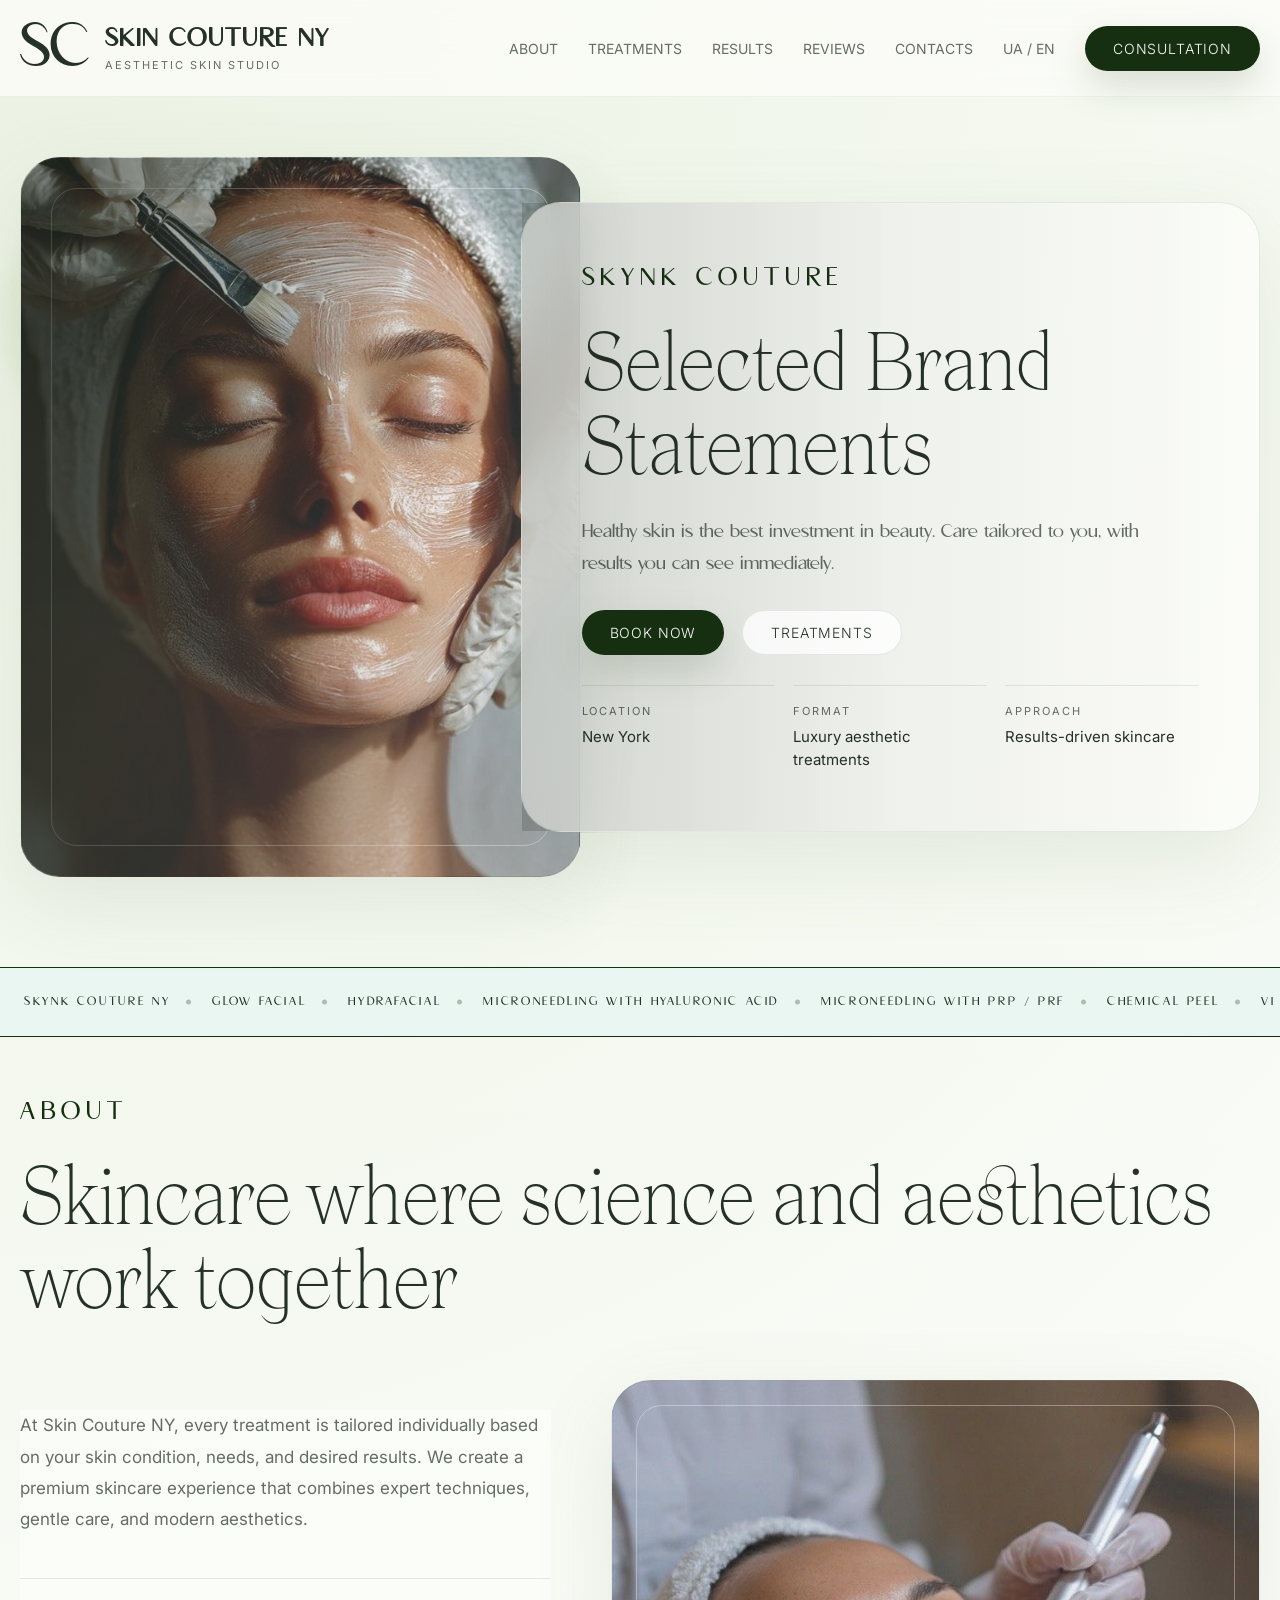
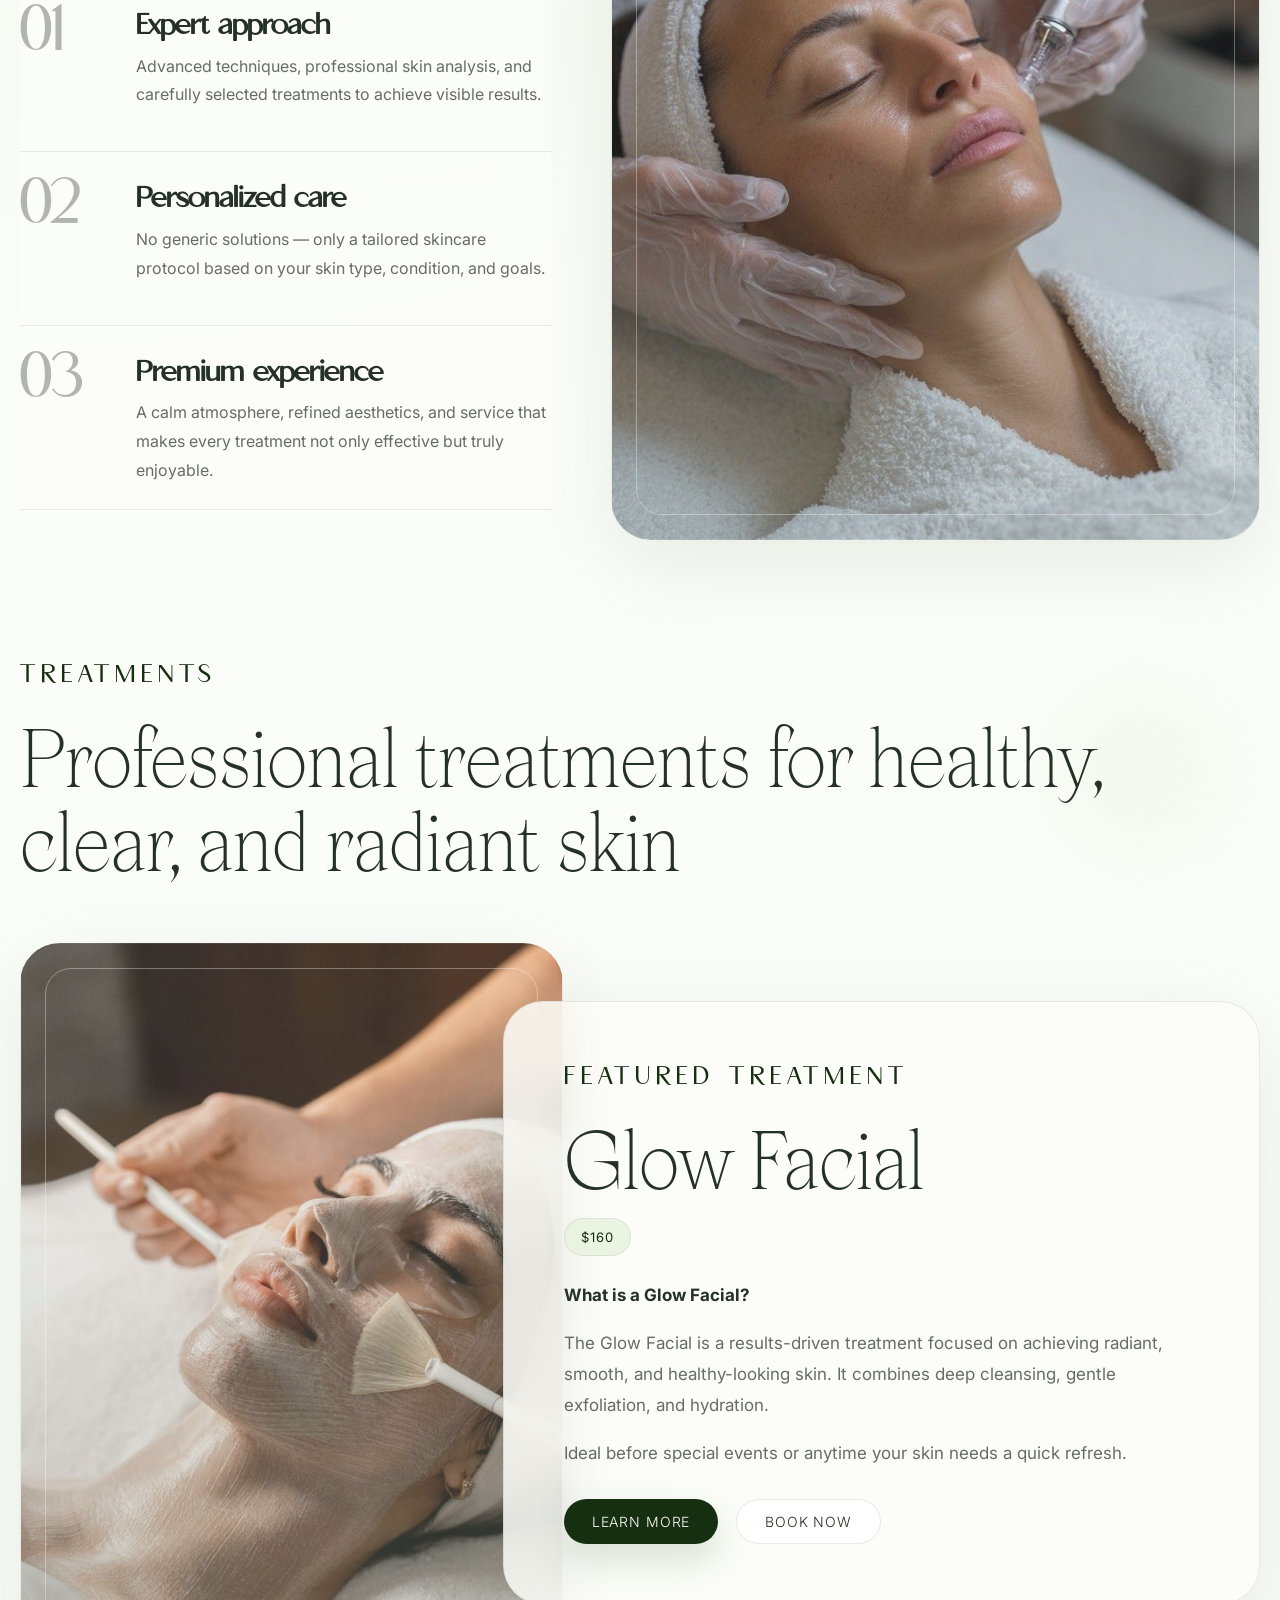
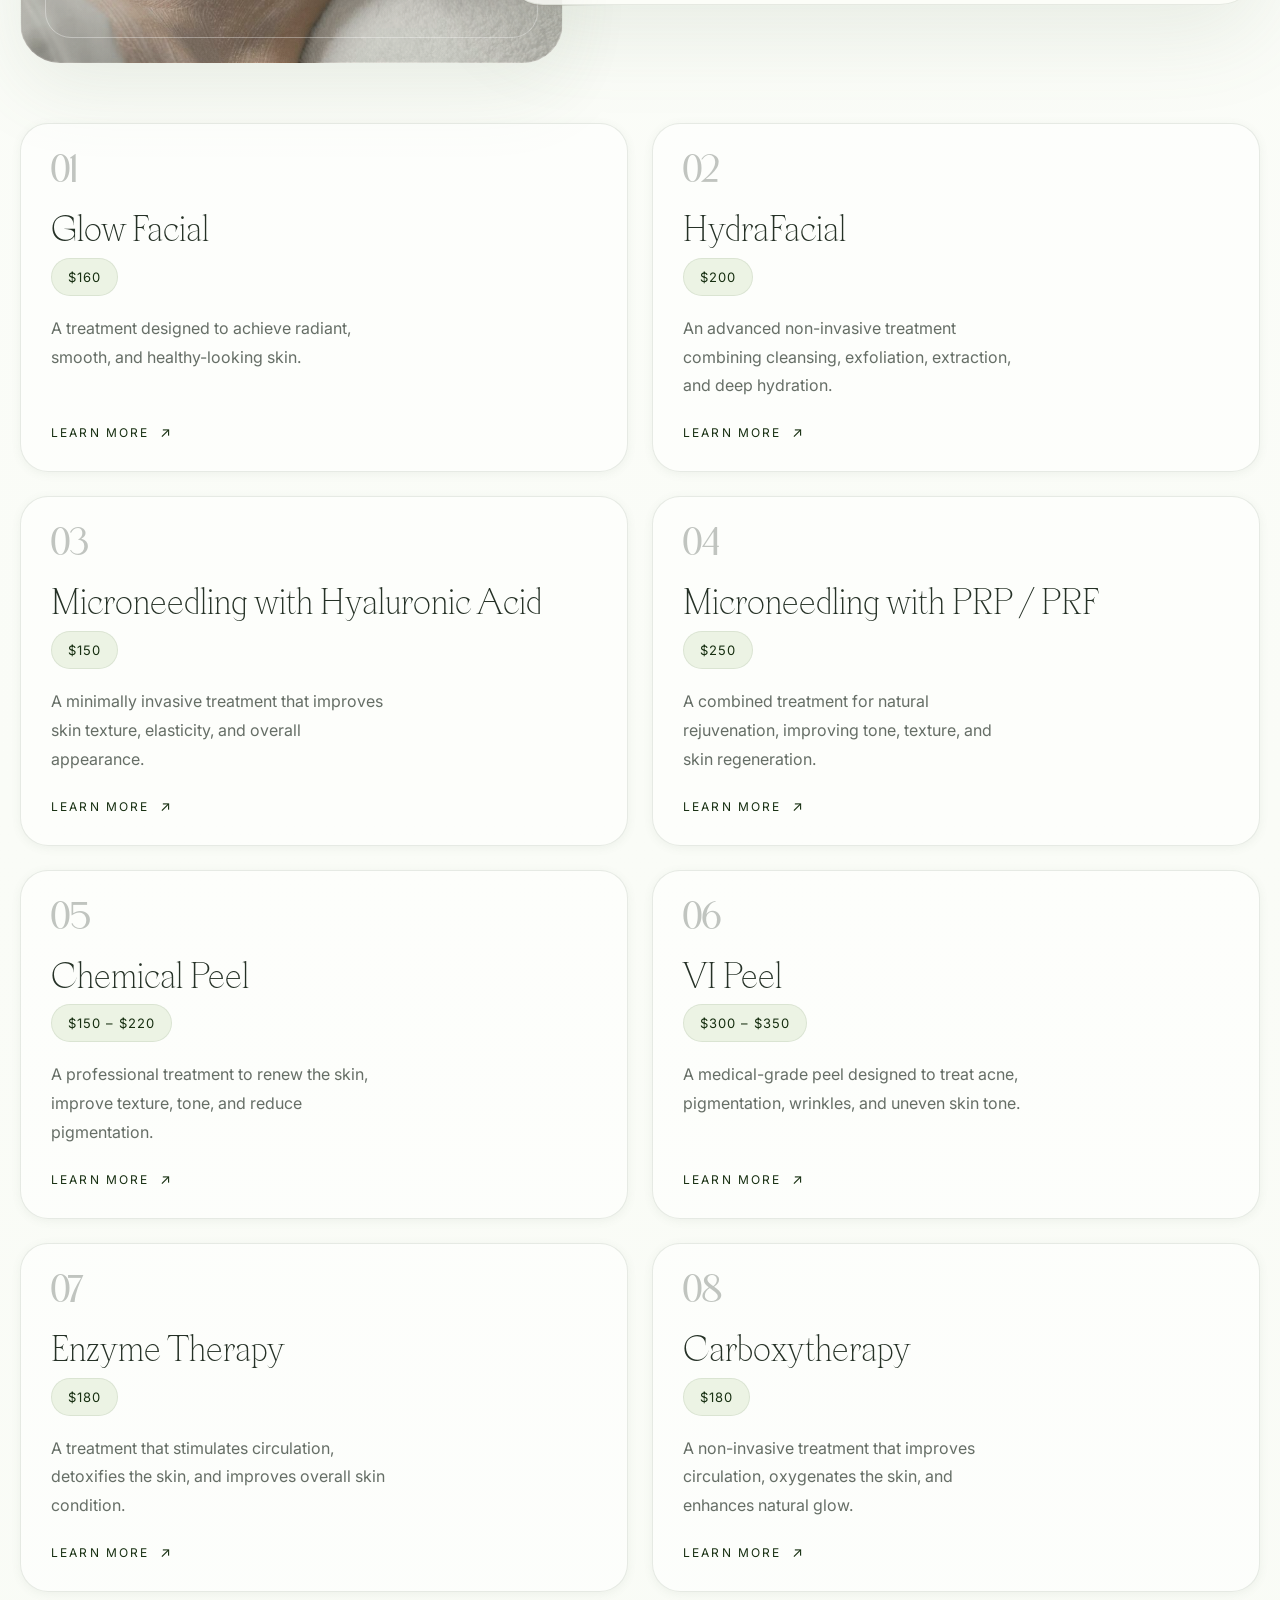
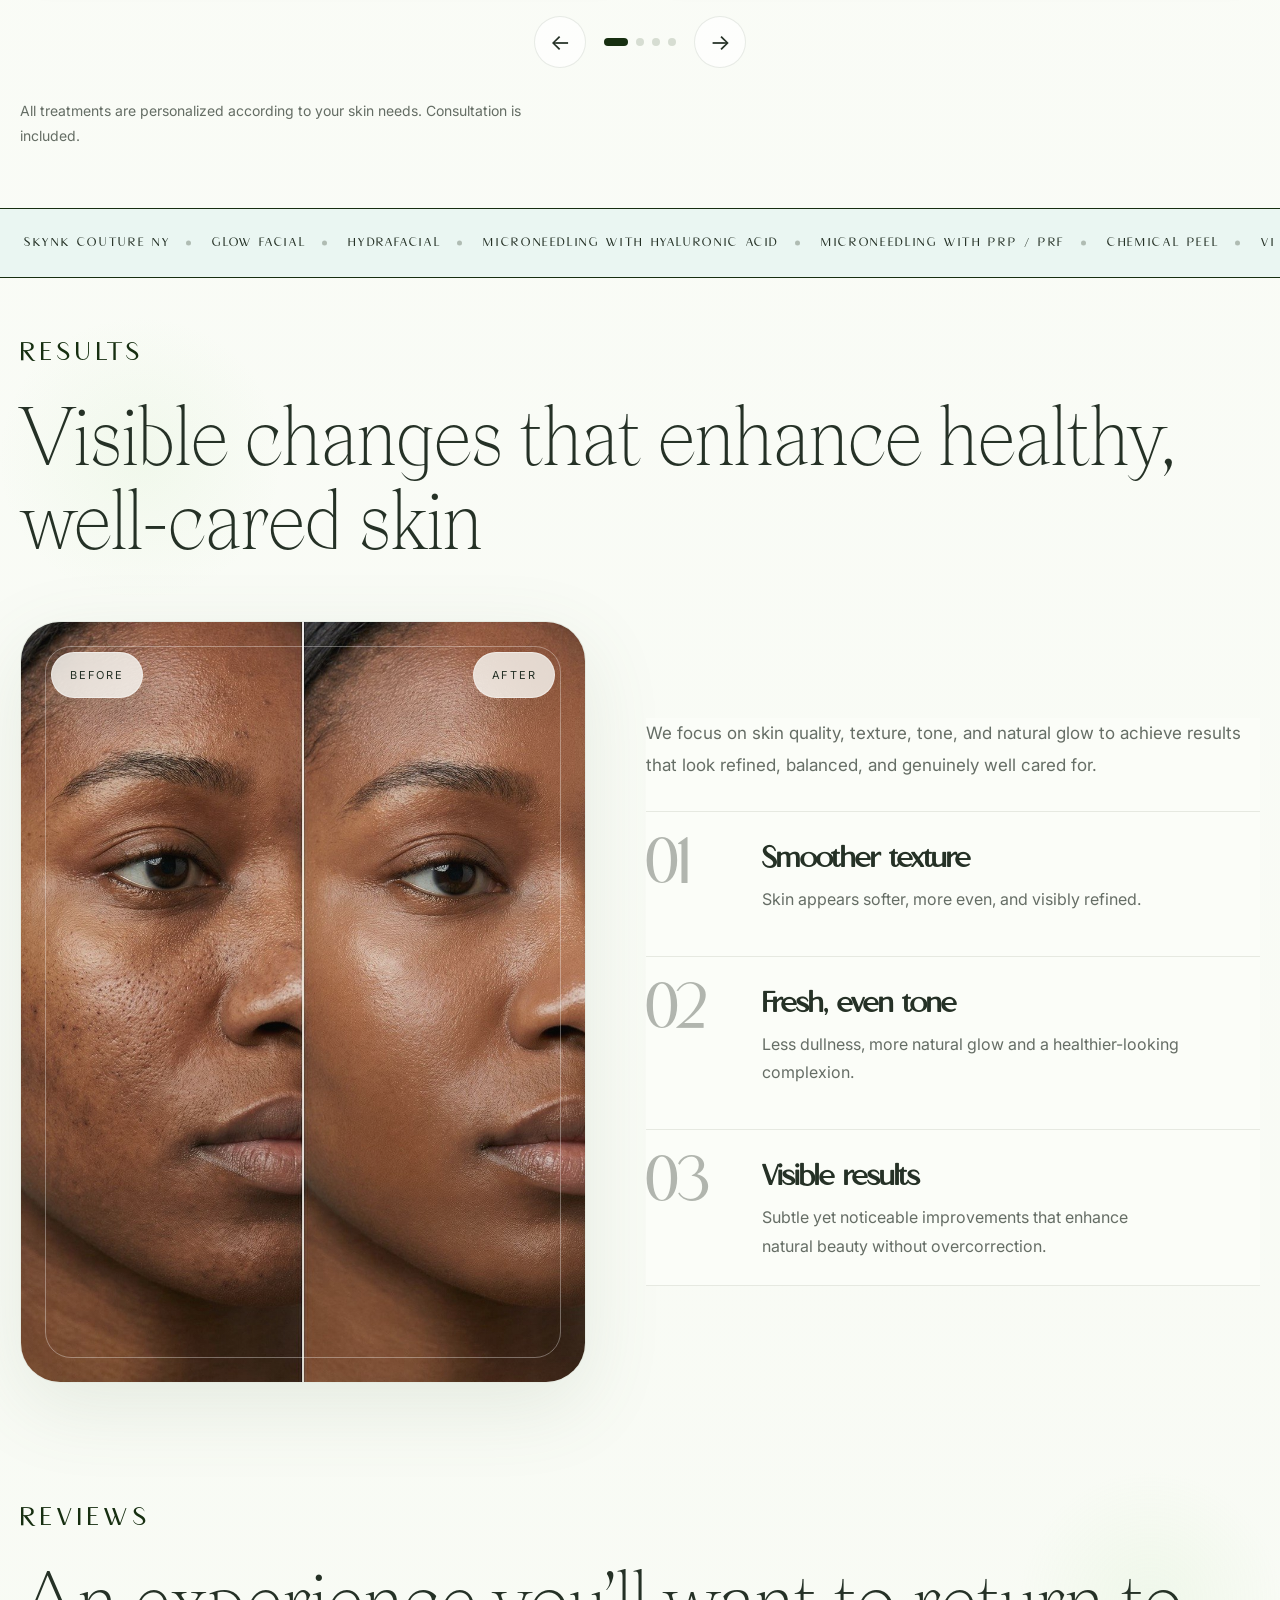
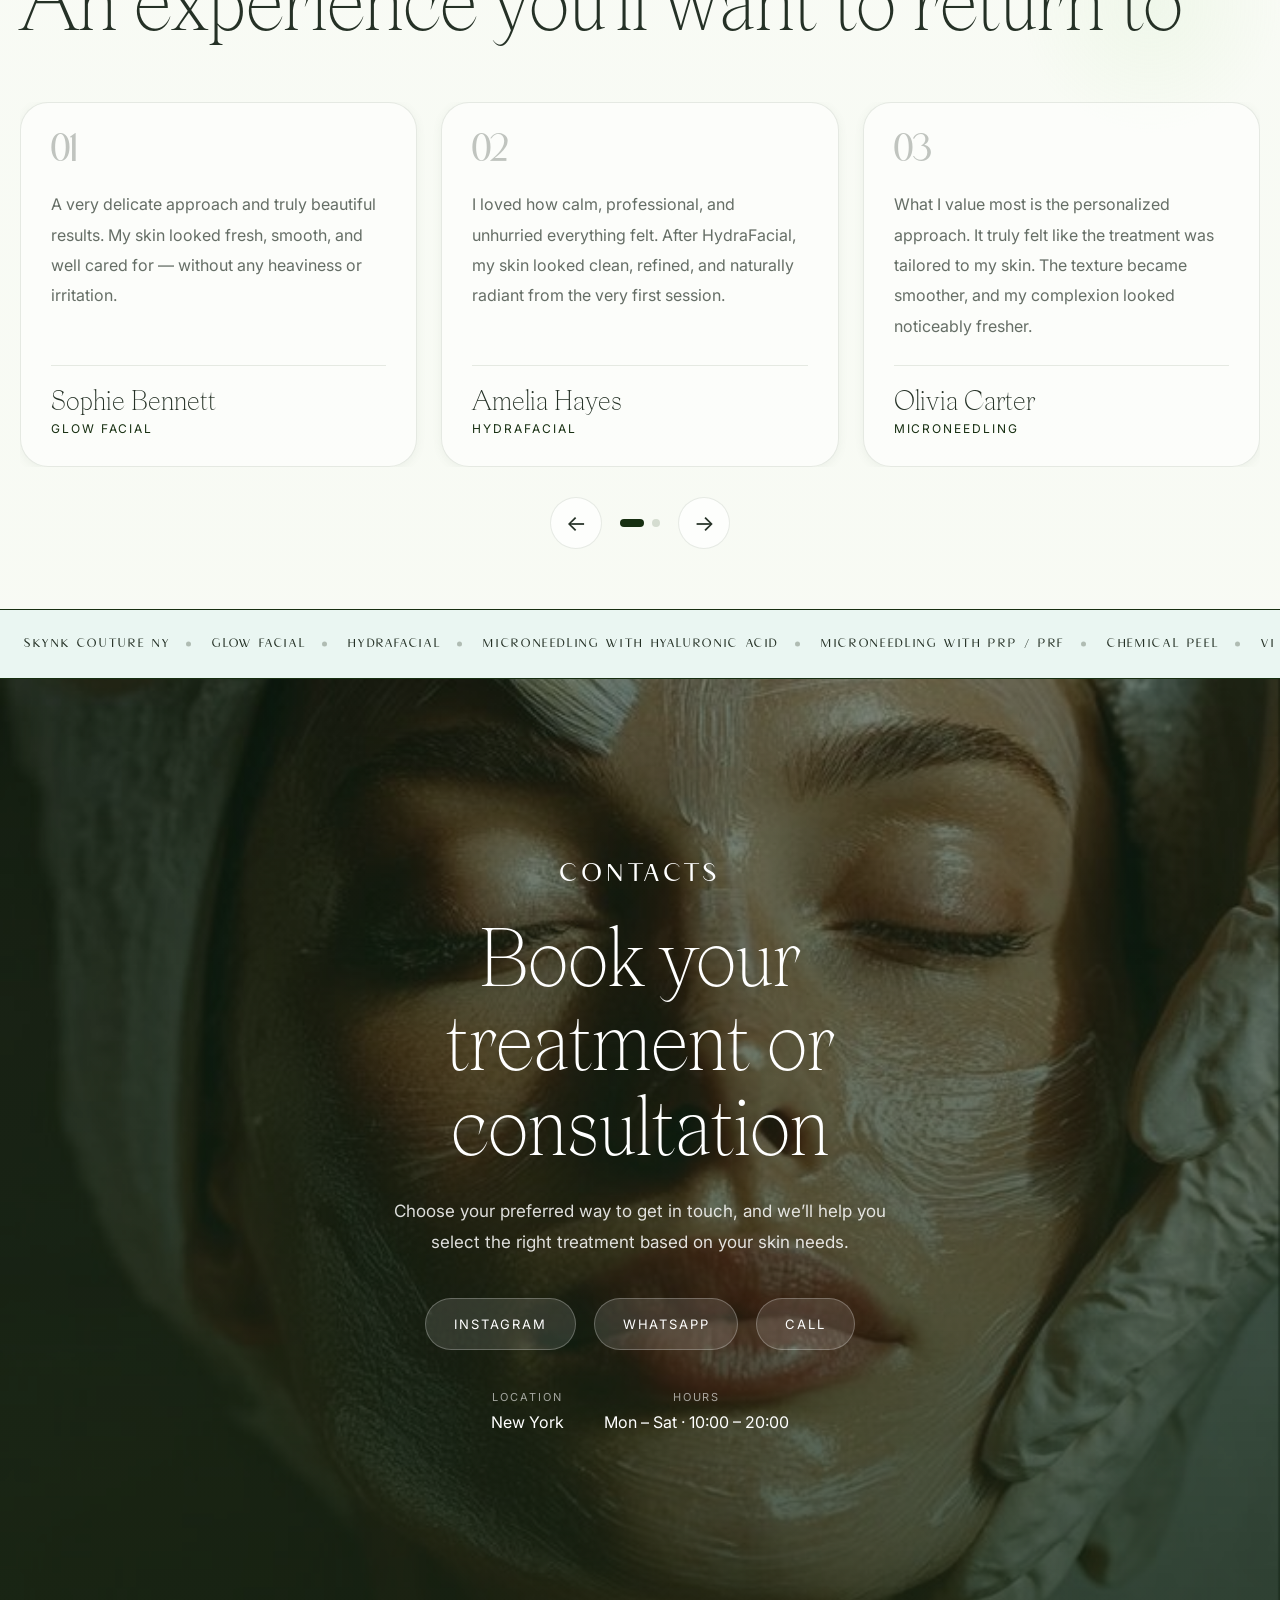
<file: index.html>
<!doctype html>
<html lang="en">
  <head>
    <meta charset="UTF-8" />
    <meta name="viewport" content="width=device-width, initial-scale=1.0" />
    <title>Skin Couture NY — Luxury Aesthetic Treatments</title>
    <meta
      name="description"
      content="Преміальний догляд за шкірою в Skin Couture NY. Сучасна косметологія, естетика та видимі результати."
    />
    <link
      href="https://fonts.googleapis.com/css2?family=Inter:wght@300;400;500;600;700&family=Playfair+Display:wght@400;500;600&display=swap"
      rel="stylesheet"
    />
    <link rel="stylesheet" href="style.css" />
  </head>
  <body>
    <header class="site-header">
      <div class="container header-inner">
        <a href="#hero" class="logo" aria-label="Skin Couture NY">
          <span class="logo-mark"> SC </span>
          <span class="logo-text-wrap">
            <span class="logo-title">Skin Couture NY</span>
            <span class="logo-subtitle">Aesthetic skin studio</span>
          </span>
        </a>

        <button
          class="nav-toggle"
          type="button"
          aria-label="Відкрити меню"
          aria-expanded="false"
          aria-controls="site-nav"
        >
          <span></span>
          <span></span>
          <span></span>
        </button>

        <nav class="site-nav" id="site-nav" aria-label="Основна навігація">
          <ul class="nav-list">
            <li><a href="#about">About</a></li>
            <li><a href="#procedures">Treatments</a></li>
            <li><a href="#results">Results</a></li>
            <li><a href="#reviews">Reviews</a></li>
            <li><a href="#contacts">Contacts</a></li>
          </ul>

          <div class="nav-actions">
            <a href="ua.html" class="lang-switch" aria-label="Змінити мову"
              >UA / EN</a
            >
            <a href="#contacts" class="btn btn-primary">Consultation</a>
          </div>
        </nav>
      </div>
    </header>

    <main>
      <section class="hero section" id="hero">
        <div class="container hero-shell">
          <div class="hero-stage">
            <div class="hero-media" aria-hidden="true">
              <div class="hero-media-glow hero-media-glow-one"></div>
              <div class="hero-media-glow hero-media-glow-two"></div>
              <div class="hero-photo-frame">
                <div class="hero-photo-overlay"></div>
              </div>
            </div>

            <div class="hero-panel">
              <p class="eyebrow">Skynk Couture</p>
              <h1 class="section-title hero-title">
                Selected Brand Statements
              </h1>
              <p class="hero-text">
                Healthy skin is the best investment in beauty. Care tailored to
                you, with results you can see immediately.
              </p>

              <div class="hero-actions">
                <a href="#contacts" class="btn btn-primary">Book now</a>
                <a href="#procedures" class="btn btn-secondary">Treatments</a>
              </div>

              <div class="hero-meta">
                <div class="hero-meta-item">
                  <span class="hero-meta-label">Location</span>
                  <span class="hero-meta-value">New York</span>
                </div>
                <div class="hero-meta-item">
                  <span class="hero-meta-label">Format</span>
                  <span class="hero-meta-value"
                    >Luxury aesthetic treatments</span
                  >
                </div>
                <div class="hero-meta-item">
                  <span class="hero-meta-label">Approach</span>
                  <span class="hero-meta-value">Results-driven skincare</span>
                </div>
              </div>
            </div>
          </div>
        </div>
      </section>

      <section class="ticker">
        <div class="ticker__track">
          <span>Skynk Couture NY</span>
          <span>Glow Facial</span>
          <span>HydraFacial</span>
          <span>Microneedling with Hyaluronic Acid</span>
          <span>Microneedling with PRP / PRF</span>
          <span>Chemical Peel</span>
          <span>VI Peel</span>
          <span>Enzyme Therapy</span>
          <span>Carboxytherapy</span>
        </div>
      </section>

      <section class="about section" id="about">
        <div class="container">
          <div class="title">
            <p class="eyebrow">About</p>

            <h2 class="section-title">
              Skincare where science and aesthetics work together
            </h2>
          </div>

          <div class="about-grid">
            <div class="about-content">
              <p class="about-description">
                At Skin Couture NY, every treatment is tailored individually
                based on your skin condition, needs, and desired results. We
                create a premium skincare experience that combines expert
                techniques, gentle care, and modern aesthetics.
              </p>

              <div class="about-points">
                <article class="about-point">
                  <span class="about-point__number">01</span>
                  <div class="about-point__body">
                    <h3 class="about-point__title">Expert approach</h3>
                    <p class="about-point__text">
                      Advanced techniques, professional skin analysis, and
                      carefully selected treatments to achieve visible results.
                    </p>
                  </div>
                </article>

                <article class="about-point">
                  <span class="about-point__number">02</span>
                  <div class="about-point__body">
                    <h3 class="about-point__title">Personalized care</h3>
                    <p class="about-point__text">
                      No generic solutions — only a tailored skincare protocol
                      based on your skin type, condition, and goals.
                    </p>
                  </div>
                </article>

                <article class="about-point">
                  <span class="about-point__number">03</span>
                  <div class="about-point__body">
                    <h3 class="about-point__title">Premium experience</h3>
                    <p class="about-point__text">
                      A calm atmosphere, refined aesthetics, and service that
                      makes every treatment not only effective but truly
                      enjoyable.
                    </p>
                  </div>
                </article>
              </div>
            </div>

            <div class="about-media">
              <div class="about-media__frame">
                <div class="about-media__overlay"></div>
              </div>
            </div>
          </div>
        </div>
      </section>

      <section class="procedures section" id="procedures">
        <div class="container">
          <div class="title procedures-title-wrap">
            <p class="eyebrow">Treatments</p>
            <h2 class="section-title procedures-title">
              Professional treatments for healthy, clear, and radiant skin
            </h2>
          </div>

          <div class="procedure-feature">
            <div class="procedure-feature__media">
              <div class="procedure-feature__frame">
                <div class="procedure-feature__overlay"></div>
              </div>
            </div>

            <div class="procedure-feature__panel">
              <p class="eyebrow">Featured treatment</p>

              <div class="procedure-feature__head">
                <h3 class="section-title procedure-feature__title">
                  Glow Facial
                </h3>
                <span class="procedure-feature__price">$160</span>
              </div>

              <div class="procedure-feature__content">
                <p><strong>What is a Glow Facial?</strong></p>

                <p>
                  The Glow Facial is a results-driven treatment focused on
                  achieving radiant, smooth, and healthy-looking skin. It
                  combines deep cleansing, gentle exfoliation, and hydration.
                </p>

                <p>
                  Ideal before special events or anytime your skin needs a quick
                  refresh.
                </p>
              </div>

              <div class="procedure-feature__actions">
                <button
                  class="btn btn-primary"
                  type="button"
                  data-modal="modal-glow"
                >
                  Learn more
                </button>
                <a href="#contacts" class="btn btn-secondary">Book now</a>
              </div>
            </div>
          </div>

          <div class="procedures-slider">
            <div class="procedures-grid">
              <article class="procedure-card">
                <span class="procedure-card__number">01</span>
                <div class="procedure-card__top">
                  <h3 class="procedure-card__title">Glow Facial</h3>
                  <span class="procedure-card__price">$160</span>
                </div>
                <p class="procedure-card__text">
                  A treatment designed to achieve radiant, smooth, and
                  healthy-looking skin.
                </p>
                <button
                  class="procedure-card__link"
                  type="button"
                  data-modal="modal-glow"
                >
                  Learn more
                </button>
              </article>

              <article class="procedure-card">
                <span class="procedure-card__number">02</span>
                <div class="procedure-card__top">
                  <h3 class="procedure-card__title">HydraFacial</h3>
                  <span class="procedure-card__price">$200</span>
                </div>
                <p class="procedure-card__text">
                  An advanced non-invasive treatment combining cleansing,
                  exfoliation, extraction, and deep hydration.
                </p>
                <button
                  class="procedure-card__link"
                  type="button"
                  data-modal="modal-hydra"
                >
                  Learn more
                </button>
              </article>

              <article class="procedure-card">
                <span class="procedure-card__number">03</span>
                <div class="procedure-card__top">
                  <h3 class="procedure-card__title">
                    Microneedling with Hyaluronic Acid
                  </h3>
                  <span class="procedure-card__price">$150</span>
                </div>
                <p class="procedure-card__text">
                  A minimally invasive treatment that improves skin texture,
                  elasticity, and overall appearance.
                </p>
                <button
                  class="procedure-card__link"
                  type="button"
                  data-modal="modal-micro"
                >
                  Learn more
                </button>
              </article>

              <article class="procedure-card">
                <span class="procedure-card__number">04</span>
                <div class="procedure-card__top">
                  <h3 class="procedure-card__title">
                    Microneedling with PRP / PRF
                  </h3>
                  <span class="procedure-card__price">$250</span>
                </div>
                <p class="procedure-card__text">
                  A combined treatment for natural rejuvenation, improving tone,
                  texture, and skin regeneration.
                </p>
                <button
                  class="procedure-card__link"
                  type="button"
                  data-modal="modal-prp"
                >
                  Learn more
                </button>
              </article>

              <article class="procedure-card">
                <span class="procedure-card__number">05</span>
                <div class="procedure-card__top">
                  <h3 class="procedure-card__title">Chemical Peel</h3>
                  <span class="procedure-card__price">$150 – $220</span>
                </div>
                <p class="procedure-card__text">
                  A professional treatment to renew the skin, improve texture,
                  tone, and reduce pigmentation.
                </p>
                <button
                  class="procedure-card__link"
                  type="button"
                  data-modal="modal-peel"
                >
                  Learn more
                </button>
              </article>

              <article class="procedure-card">
                <span class="procedure-card__number">06</span>
                <div class="procedure-card__top">
                  <h3 class="procedure-card__title">VI Peel</h3>
                  <span class="procedure-card__price">$300 – $350</span>
                </div>
                <p class="procedure-card__text">
                  A medical-grade peel designed to treat acne, pigmentation,
                  wrinkles, and uneven skin tone.
                </p>
                <button
                  class="procedure-card__link"
                  type="button"
                  data-modal="modal-vipeel"
                >
                  Learn more
                </button>
              </article>

              <article class="procedure-card">
                <span class="procedure-card__number">07</span>
                <div class="procedure-card__top">
                  <h3 class="procedure-card__title">Enzyme Therapy</h3>
                  <span class="procedure-card__price">$180</span>
                </div>
                <p class="procedure-card__text">
                  A treatment that stimulates circulation, detoxifies the skin,
                  and improves overall skin condition.
                </p>
                <button
                  class="procedure-card__link"
                  type="button"
                  data-modal="modal-enzyme"
                >
                  Learn more
                </button>
              </article>

              <article class="procedure-card">
                <span class="procedure-card__number">08</span>
                <div class="procedure-card__top">
                  <h3 class="procedure-card__title">Carboxytherapy</h3>
                  <span class="procedure-card__price">$180</span>
                </div>
                <p class="procedure-card__text">
                  A non-invasive treatment that improves circulation, oxygenates
                  the skin, and enhances natural glow.
                </p>
                <button
                  class="procedure-card__link"
                  type="button"
                  data-modal="modal-carboxy"
                >
                  Learn more
                </button>
              </article>
            </div>
          </div>

          <div class="procedures-controls">
            <button class="procedures-arrow procedures-arrow--prev">←</button>
            <div class="procedures-dots"></div>
            <button class="procedures-arrow procedures-arrow--next">→</button>
          </div>

          <p class="procedures-note">
            All treatments are personalized according to your skin needs.
            Consultation is included.
          </p>
        </div>
      </section>

      <section class="ticker">
        <div class="ticker__track">
          <span>Skynk Couture NY</span>
          <span>Glow Facial</span>
          <span>HydraFacial</span>
          <span>Microneedling with Hyaluronic Acid</span>
          <span>Microneedling with PRP / PRF</span>
          <span>Chemical Peel</span>
          <span>VI Peel</span>
          <span>Enzyme Therapy</span>
          <span>Carboxytherapy</span>
        </div>
      </section>
      <section class="results section" id="results">
        <div class="container">
          <div class="title results-title-wrap">
            <p class="eyebrow">Results</p>
            <h2 class="section-title results-title">
              Visible changes that enhance healthy, well-cared skin
            </h2>
          </div>

          <div class="results-grid">
            <div class="results-media">
              <div class="results-media__frame">
                <img
                  src="img/results.jpg"
                  alt="Skincare results before and after treatment"
                  class="results-media__image"
                />
                <div class="results-media__overlay"></div>
                <div class="results-badge results-badge--left">Before</div>
                <div class="results-badge results-badge--right">After</div>
              </div>
            </div>

            <div class="results-content">
              <p class="results-description">
                We focus on skin quality, texture, tone, and natural glow to
                achieve results that look refined, balanced, and genuinely well
                cared for.
              </p>

              <div class="results-points">
                <article class="results-point">
                  <span class="results-point__number">01</span>
                  <div class="results-point__body">
                    <h3 class="results-point__title">Smoother texture</h3>
                    <p class="results-point__text">
                      Skin appears softer, more even, and visibly refined.
                    </p>
                  </div>
                </article>

                <article class="results-point">
                  <span class="results-point__number">02</span>
                  <div class="results-point__body">
                    <h3 class="results-point__title">Fresh, even tone</h3>
                    <p class="results-point__text">
                      Less dullness, more natural glow and a healthier-looking
                      complexion.
                    </p>
                  </div>
                </article>

                <article class="results-point">
                  <span class="results-point__number">03</span>
                  <div class="results-point__body">
                    <h3 class="results-point__title">Visible results</h3>
                    <p class="results-point__text">
                      Subtle yet noticeable improvements that enhance natural
                      beauty without overcorrection.
                    </p>
                  </div>
                </article>
              </div>
            </div>
          </div>
        </div>
      </section>
      <section class="reviews section" id="reviews">
        <div class="container">
          <div class="title reviews-title-wrap">
            <p class="eyebrow">Reviews</p>
            <h2 class="section-title reviews-title">
              An experience you’ll want to return to
            </h2>
          </div>

          <div class="reviews-slider">
            <div class="reviews-track">
              <article class="review-card">
                <span class="review-card__number">01</span>
                <p class="review-card__text">
                  A very delicate approach and truly beautiful results. My skin
                  looked fresh, smooth, and well cared for — without any
                  heaviness or irritation.
                </p>
                <div class="review-card__footer">
                  <span class="review-card__name">Sophie Bennett</span>
                  <span class="review-card__meta">Glow Facial</span>
                </div>
              </article>

              <article class="review-card">
                <span class="review-card__number">02</span>
                <p class="review-card__text">
                  I loved how calm, professional, and unhurried everything felt.
                  After HydraFacial, my skin looked clean, refined, and
                  naturally radiant from the very first session.
                </p>
                <div class="review-card__footer">
                  <span class="review-card__name">Amelia Hayes</span>
                  <span class="review-card__meta">HydraFacial</span>
                </div>
              </article>

              <article class="review-card">
                <span class="review-card__number">03</span>
                <p class="review-card__text">
                  What I value most is the personalized approach. It truly felt
                  like the treatment was tailored to my skin. The texture became
                  smoother, and my complexion looked noticeably fresher.
                </p>
                <div class="review-card__footer">
                  <span class="review-card__name">Olivia Carter</span>
                  <span class="review-card__meta">Microneedling</span>
                </div>
              </article>

              <article class="review-card">
                <span class="review-card__number">04</span>
                <p class="review-card__text">
                  Beautiful space, exceptional service, and visible results.
                  After a course of treatments, my skin became noticeably
                  smoother, firmer, and healthier-looking — while still looking
                  natural.
                </p>
                <div class="review-card__footer">
                  <span class="review-card__name">Chloe Morgan</span>
                  <span class="review-card__meta">PRP / PRF</span>
                </div>
              </article>

              <article class="review-card">
                <span class="review-card__number">05</span>
                <p class="review-card__text">
                  After Enzyme Therapy, my skin looked incredibly fresh and
                  rested. I loved that the result felt soft, refined, and
                  aesthetic — without any aggressive treatment effect.
                </p>
                <div class="review-card__footer">
                  <span class="review-card__name">Emma Sinclair</span>
                  <span class="review-card__meta">Enzyme Therapy</span>
                </div>
              </article>
            </div>
          </div>

          <div class="reviews-controls">
            <button
              class="reviews-arrow reviews-arrow--prev"
              type="button"
              aria-label="Previous review"
            >
              ←
            </button>
            <div class="reviews-dots" aria-hidden="true"></div>
            <button
              class="reviews-arrow reviews-arrow--next"
              type="button"
              aria-label="Next review"
            >
              →
            </button>
          </div>
        </div>
      </section>
      <section class="ticker">
        <div class="ticker__track">
          <span>Skynk Couture NY</span>
          <span>Glow Facial</span>
          <span>HydraFacial</span>
          <span>Microneedling with Hyaluronic Acid</span>
          <span>Microneedling with PRP / PRF</span>
          <span>Chemical Peel</span>
          <span>VI Peel</span>
          <span>Enzyme Therapy</span>
          <span>Carboxytherapy</span>
        </div>
      </section>
      <section class="contacts section" id="contacts">
        <div class="contacts-bg"></div>

        <div class="container">
          <div class="contacts-shell">
            <div class="title contacts-title-wrap">
              <p class="eyebrow">Contacts</p>
              <h2 class="section-title contacts-title">
                Book your treatment or consultation
              </h2>
            </div>

            <p class="contacts-description">
              Choose your preferred way to get in touch, and we’ll help you
              select the right treatment based on your skin needs.
            </p>

            <div class="contacts-actions">
              <a href="#" class="contact-btn">
                <span>Instagram</span>
              </a>

              <a href="#" class="contact-btn">
                <span>WhatsApp</span>
              </a>

              <a href="#" class="contact-btn">
                <span>Call</span>
              </a>
            </div>

            <div class="contacts-info">
              <div class="contacts-item">
                <span class="contacts-label">Location</span>
                <span class="contacts-value">New York</span>
              </div>

              <div class="contacts-item">
                <span class="contacts-label">Hours</span>
                <span class="contacts-value">Mon – Sat · 10:00 – 20:00</span>
              </div>
            </div>
          </div>
        </div>
      </section>
    </main>

    <div class="modal-backdrop" id="modal-backdrop"></div>

    <div class="procedure-modal" id="modal-glow" aria-hidden="true">
      <div class="procedure-modal__dialog">
        <button class="procedure-modal__close" type="button" aria-label="Close">
          ×
        </button>
        <p class="eyebrow">Glow Facial</p>
        <h3 class="section-title procedure-modal__title">Glow Facial</h3>

        <div class="procedure-modal__content">
          <p>
            The Glow Facial is a results-driven treatment focused on achieving
            radiant, smooth, and healthy-looking skin. It combines deep
            cleansing, gentle exfoliation, and hydration.
          </p>

          <p>
            Ideal before events or anytime your skin needs a refreshed, luminous
            appearance.
          </p>

          <p><strong>What does the treatment include?</strong></p>
          <ul>
            <li>Skin analysis and consultation</li>
            <li>Deep cleansing</li>
            <li>Exfoliation</li>
            <li>Pore cleansing</li>
            <li>Mask</li>
            <li>Serum and moisturizer</li>
            <li>SPF protection</li>
          </ul>

          <p><strong>Benefits</strong></p>
          <ul>
            <li>Instant glow</li>
            <li>Deep pore cleansing</li>
            <li>Improved skin texture</li>
            <li>Hydration boost</li>
            <li>Healthy, radiant appearance</li>
            <li>Relaxing experience</li>
          </ul>

          <p><strong>Who is it for?</strong></p>
          <p>
            Suitable for all skin types, especially dull, dehydrated, or before
            events.
          </p>

          <p><strong>Results</strong></p>
          <p>
            After the first session, skin looks fresh and radiant. With regular
            treatments, results become long-lasting.
          </p>
        </div>
      </div>
    </div>

    <div class="procedure-modal" id="modal-hydra" aria-hidden="true">
      <div class="procedure-modal__dialog">
        <button class="procedure-modal__close" type="button" aria-label="Close">
          ×
        </button>
        <p class="eyebrow">HydraFacial</p>
        <h3 class="section-title procedure-modal__title">HydraFacial</h3>

        <div class="procedure-modal__content">
          <p>
            HydraFacial is an advanced, non-invasive treatment that deeply
            cleanses, exfoliates, extracts impurities, and hydrates the skin
            using targeted serums.
          </p>

          <p>The procedure delivers instant results with no downtime.</p>

          <p><strong>What does the treatment include?</strong></p>
          <ul>
            <li>Skin analysis and consultation</li>
            <li>Deep cleansing and exfoliation</li>
            <li>Gentle acid peel</li>
            <li>Painless vacuum extraction</li>
            <li>Serum infusion</li>
            <li>Moisturizer and SPF protection</li>
          </ul>

          <p><strong>Benefits</strong></p>
          <ul>
            <li>Instant glow and hydration</li>
            <li>Deep pore cleansing</li>
            <li>Improved tone and texture</li>
            <li>Reduction of fine lines</li>
            <li>No downtime</li>
            <li>Suitable for sensitive skin</li>
          </ul>

          <p><strong>Who is it for?</strong></p>
          <p>
            Suitable for all skin types, especially dehydrated, acne-prone, or
            dull skin.
          </p>

          <p><strong>Results</strong></p>
          <p>
            Skin appears cleaner, smoother, and more radiant after the first
            session.
          </p>
        </div>
      </div>
    </div>

    <div class="procedure-modal" id="modal-micro" aria-hidden="true">
      <div class="procedure-modal__dialog">
        <button class="procedure-modal__close" type="button" aria-label="Close">
          ×
        </button>
        <p class="eyebrow">Microneedling</p>
        <h3 class="section-title procedure-modal__title">Microneedling</h3>

        <div class="procedure-modal__content">
          <p><strong>What is Microneedling?</strong></p>
          <p>
            Microneedling is a minimally invasive treatment that uses fine
            needles to create micro-injuries, stimulating collagen and elastin
            production.
          </p>

          <p>It improves skin texture, firmness, and overall appearance.</p>

          <p><strong>What does the treatment include?</strong></p>
          <ul>
            <li>Skin consultation and analysis</li>
            <li>Cleansing and preparation</li>
            <li>Microneedling procedure</li>
            <li>Application of active serums</li>
            <li>Soothing and hydrating care</li>
            <li>SPF protection</li>
          </ul>

          <p><strong>Benefits</strong></p>
          <ul>
            <li>Stimulates collagen production</li>
            <li>Improves texture and tone</li>
            <li>Reduces fine lines</li>
            <li>Minimizes pores and acne scars</li>
            <li>Enhances skin firmness</li>
          </ul>

          <p><strong>Who is it for?</strong></p>
          <p>
            Suitable for uneven texture, acne scars, wrinkles, enlarged pores,
            and dull skin.
          </p>

          <p><strong>Results</strong></p>
          <p>
            Skin becomes smoother, firmer, and more radiant. Best results are
            achieved with a course of treatments.
          </p>
        </div>
      </div>
    </div>
    <div class="procedure-modal" id="modal-prp" aria-hidden="true">
      <div class="procedure-modal__dialog">
        <button class="procedure-modal__close" type="button" aria-label="Close">
          ×
        </button>
        <p class="eyebrow">PRP / PRF</p>
        <h3 class="section-title procedure-modal__title">
          Microneedling with PRP / PRF
        </h3>

        <div class="procedure-modal__content">
          <p><strong>What is PRP?</strong></p>
          <p>
            PRP (Platelet-Rich Plasma) uses your own blood plasma rich in growth
            factors to stimulate skin regeneration.
          </p>

          <p><strong>What is PRF?</strong></p>
          <p>
            PRF is an advanced version of PRP with a higher concentration of
            growth factors and longer-lasting effects.
          </p>

          <p><strong>What does the treatment include?</strong></p>
          <ul>
            <li>Consultation and analysis</li>
            <li>Blood draw and PRP/PRF preparation</li>
            <li>Skin preparation</li>
            <li>Microneedling</li>
            <li>PRP/PRF application</li>
            <li>Soothing care and SPF</li>
          </ul>

          <p><strong>Benefits</strong></p>
          <ul>
            <li>Stimulates collagen production</li>
            <li>Improves texture and tone</li>
            <li>Reduces wrinkles and acne scars</li>
            <li>Enhances skin elasticity</li>
            <li>Natural rejuvenation</li>
          </ul>

          <p><strong>Results</strong></p>
          <p>Skin becomes smoother, firmer, and more radiant over time.</p>
        </div>
      </div>
    </div>

    <div class="procedure-modal" id="modal-peel" aria-hidden="true">
      <div class="procedure-modal__dialog">
        <button class="procedure-modal__close" type="button" aria-label="Close">
          ×
        </button>
        <p class="eyebrow">Chemical Peel</p>
        <h3 class="section-title procedure-modal__title">Chemical Peel</h3>

        <div class="procedure-modal__content">
          <p><strong>What is a Chemical Peel?</strong></p>
          <p>
            A chemical peel is a professional treatment that exfoliates the
            skin, removes dead cells, and stimulates renewal.
          </p>

          <p><strong>Benefits</strong></p>
          <ul>
            <li>Improves texture and smoothness</li>
            <li>Reduces pigmentation</li>
            <li>Helps with acne and post-acne</li>
            <li>Stimulates collagen</li>
            <li>Brightens skin</li>
          </ul>

          <p><strong>Results</strong></p>
          <p>
            Skin gradually renews, becoming smoother, clearer, and more radiant.
          </p>
        </div>
      </div>
    </div>

    <div class="procedure-modal" id="modal-vipeel" aria-hidden="true">
      <div class="procedure-modal__dialog">
        <button class="procedure-modal__close" type="button" aria-label="Close">
          ×
        </button>
        <p class="eyebrow">VI Peel</p>
        <h3 class="section-title procedure-modal__title">VI Peel</h3>

        <div class="procedure-modal__content">
          <p><strong>What is VI Peel?</strong></p>
          <p>
            VI Peel is a medical-grade chemical peel designed to target acne,
            pigmentation, fine lines, and uneven skin tone.
          </p>
          <p>
            It penetrates deeper layers of the skin while remaining safe and
            effective.
          </p>

          <p><strong>What does the treatment include?</strong></p>
          <ul>
            <li>Consultation</li>
            <li>Application of the peel</li>
            <li>Post-treatment instructions</li>
            <li>Peeling process over several days</li>
          </ul>

          <p><strong>Who is it for?</strong></p>
          <p>
            Suitable for acne-prone, pigmented, dull skin or signs of aging.
          </p>

          <p><strong>Results</strong></p>
          <p>
            Skin gradually renews, becoming smoother, clearer, and more radiant.
          </p>
        </div>
      </div>
    </div>

    <div class="procedure-modal" id="modal-enzyme" aria-hidden="true">
      <div class="procedure-modal__dialog">
        <button class="procedure-modal__close" type="button" aria-label="Close">
          ×
        </button>
        <p class="eyebrow">Enzyme Therapy</p>
        <h3 class="section-title procedure-modal__title">Enzyme Therapy</h3>

        <div class="procedure-modal__content">
          <p><strong>What is Enzyme Therapy?</strong></p>
          <p>
            Enzyme Therapy is an advanced treatment that uses natural enzymes to
            stimulate circulation, improve oxygenation, and support skin
            detoxification.
          </p>
          <p>
            It helps restore skin function and achieve a balanced, healthy
            complexion.
          </p>

          <p><strong>What does the treatment include?</strong></p>
          <ul>
            <li>Skin consultation and analysis</li>
            <li>Cleansing and preparation</li>
            <li>Application of enzyme mask</li>
            <li>Circulation and lymphatic stimulation</li>
            <li>Finishing care</li>
            <li>SPF protection</li>
          </ul>

          <p><strong>Benefits</strong></p>
          <ul>
            <li>Improves circulation and oxygenation</li>
            <li>Supports detoxification</li>
            <li>Enhances skin tone and texture</li>
            <li>Reduces puffiness</li>
            <li>Promotes healthy glow</li>
            <li>Strengthens skin function</li>
          </ul>

          <p><strong>Who is it for?</strong></p>
          <p>
            Suitable for all skin types, especially dull, tired, or congested
            skin.
          </p>

          <p><strong>Results</strong></p>
          <p>
            Skin appears brighter, firmer, and more balanced. Regular treatments
            improve long-term skin health.
          </p>
        </div>
      </div>
    </div>

    <div class="procedure-modal" id="modal-carboxy" aria-hidden="true">
      <div class="procedure-modal__dialog">
        <button class="procedure-modal__close" type="button" aria-label="Close">
          ×
        </button>
        <p class="eyebrow">Carboxytherapy</p>
        <h3 class="section-title procedure-modal__title">Carboxytherapy</h3>

        <div class="procedure-modal__content">
          <p><strong>What is Carboxytherapy?</strong></p>
          <p>
            Carboxytherapy is a non-invasive treatment that uses carbon dioxide
            (CO₂) to stimulate circulation, improve oxygenation, and enhance
            skin regeneration.
          </p>
          <p>
            It helps revitalize the skin, improve tone, and boost overall skin
            health.
          </p>

          <p><strong>What does the treatment include?</strong></p>
          <ul>
            <li>Skin consultation and analysis</li>
            <li>Cleansing and preparation</li>
            <li>Application of carboxy gel and mask</li>
            <li>CO₂ stimulation process</li>
            <li>Finishing care</li>
            <li>SPF protection</li>
          </ul>

          <p><strong>Benefits</strong></p>
          <ul>
            <li>Improves blood circulation</li>
            <li>Brightens and evens skin tone</li>
            <li>Reduces dullness and dark circles</li>
            <li>Stimulates collagen production</li>
            <li>Enhances skin elasticity</li>
            <li>Promotes natural glow</li>
          </ul>

          <p><strong>Who is it for?</strong></p>
          <p>
            Suitable for all skin types, especially dull, tired, uneven, or
            aging skin.
          </p>

          <p><strong>Results</strong></p>
          <p>
            Skin appears brighter, smoother, and more refreshed. Regular
            sessions improve long-term skin health.
          </p>
        </div>
      </div>
    </div>
    <script src="app.js"></script>
  </body>
</html>
</file>
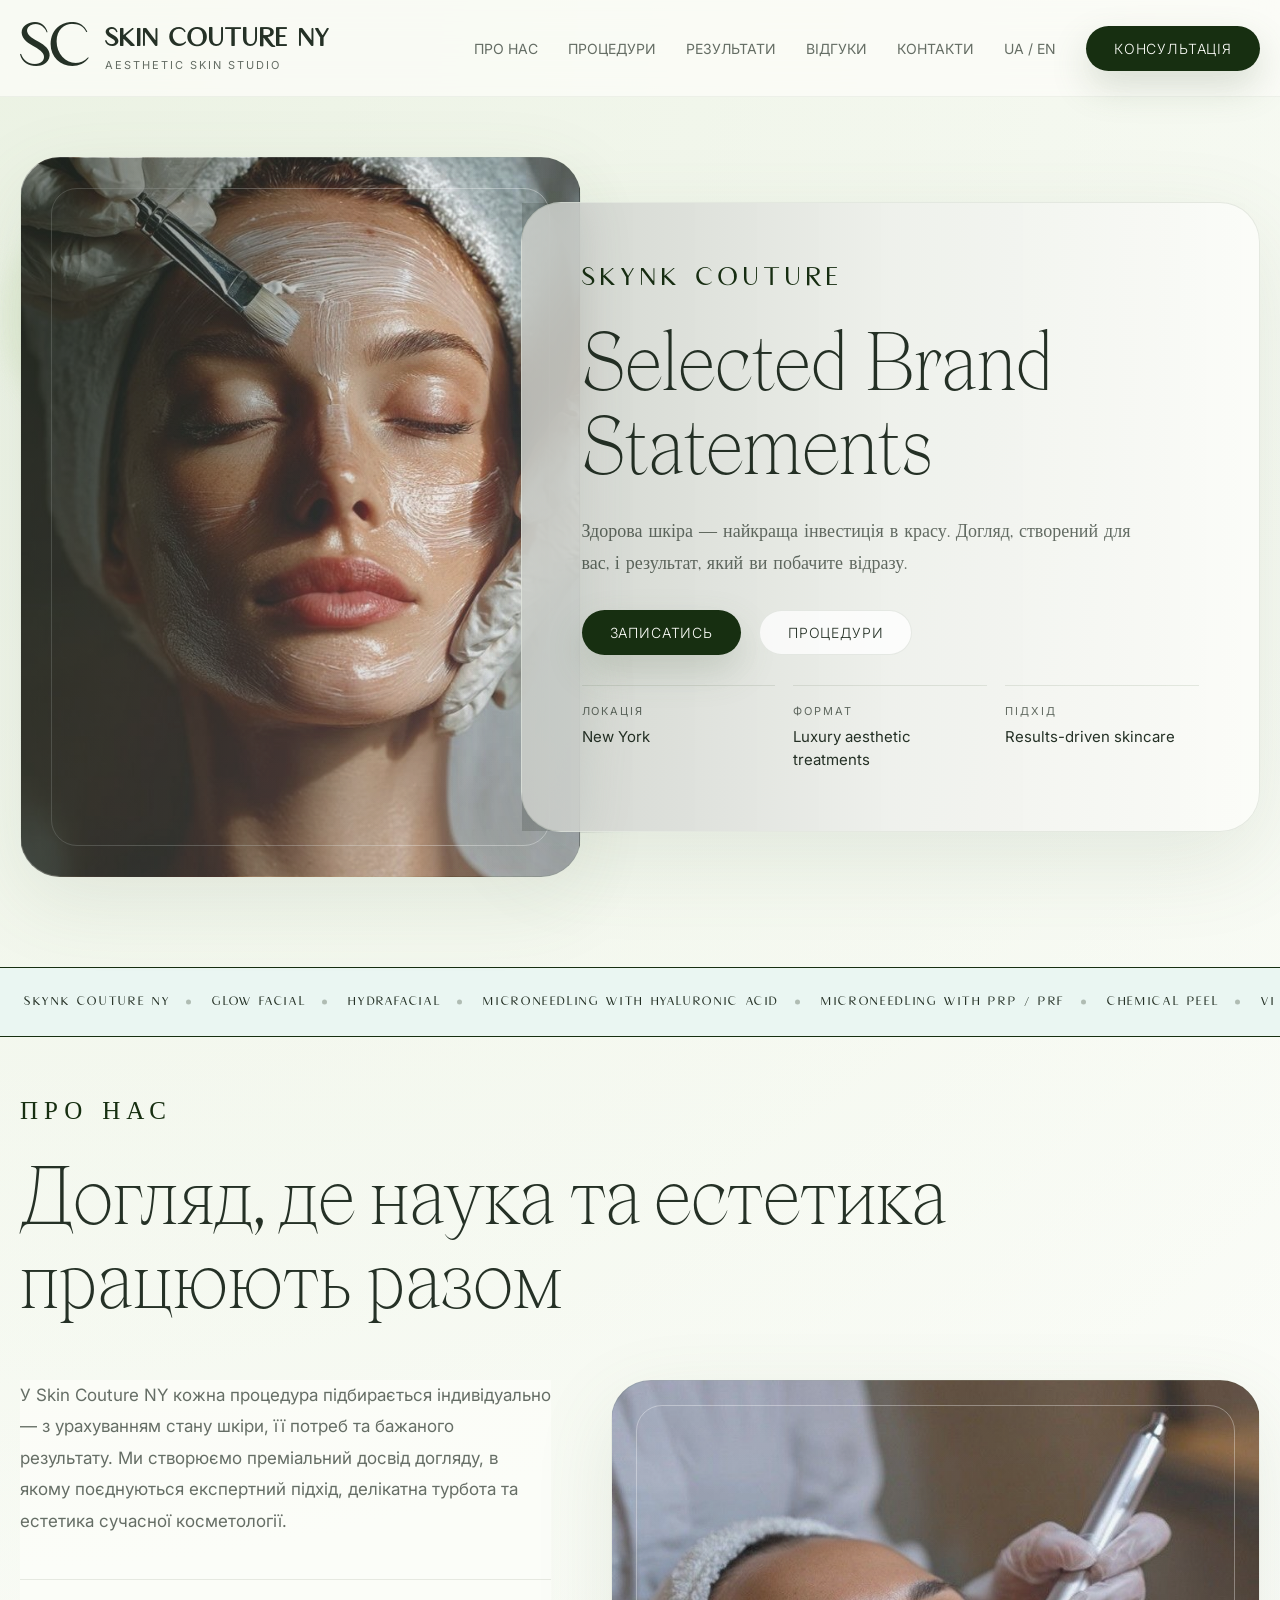
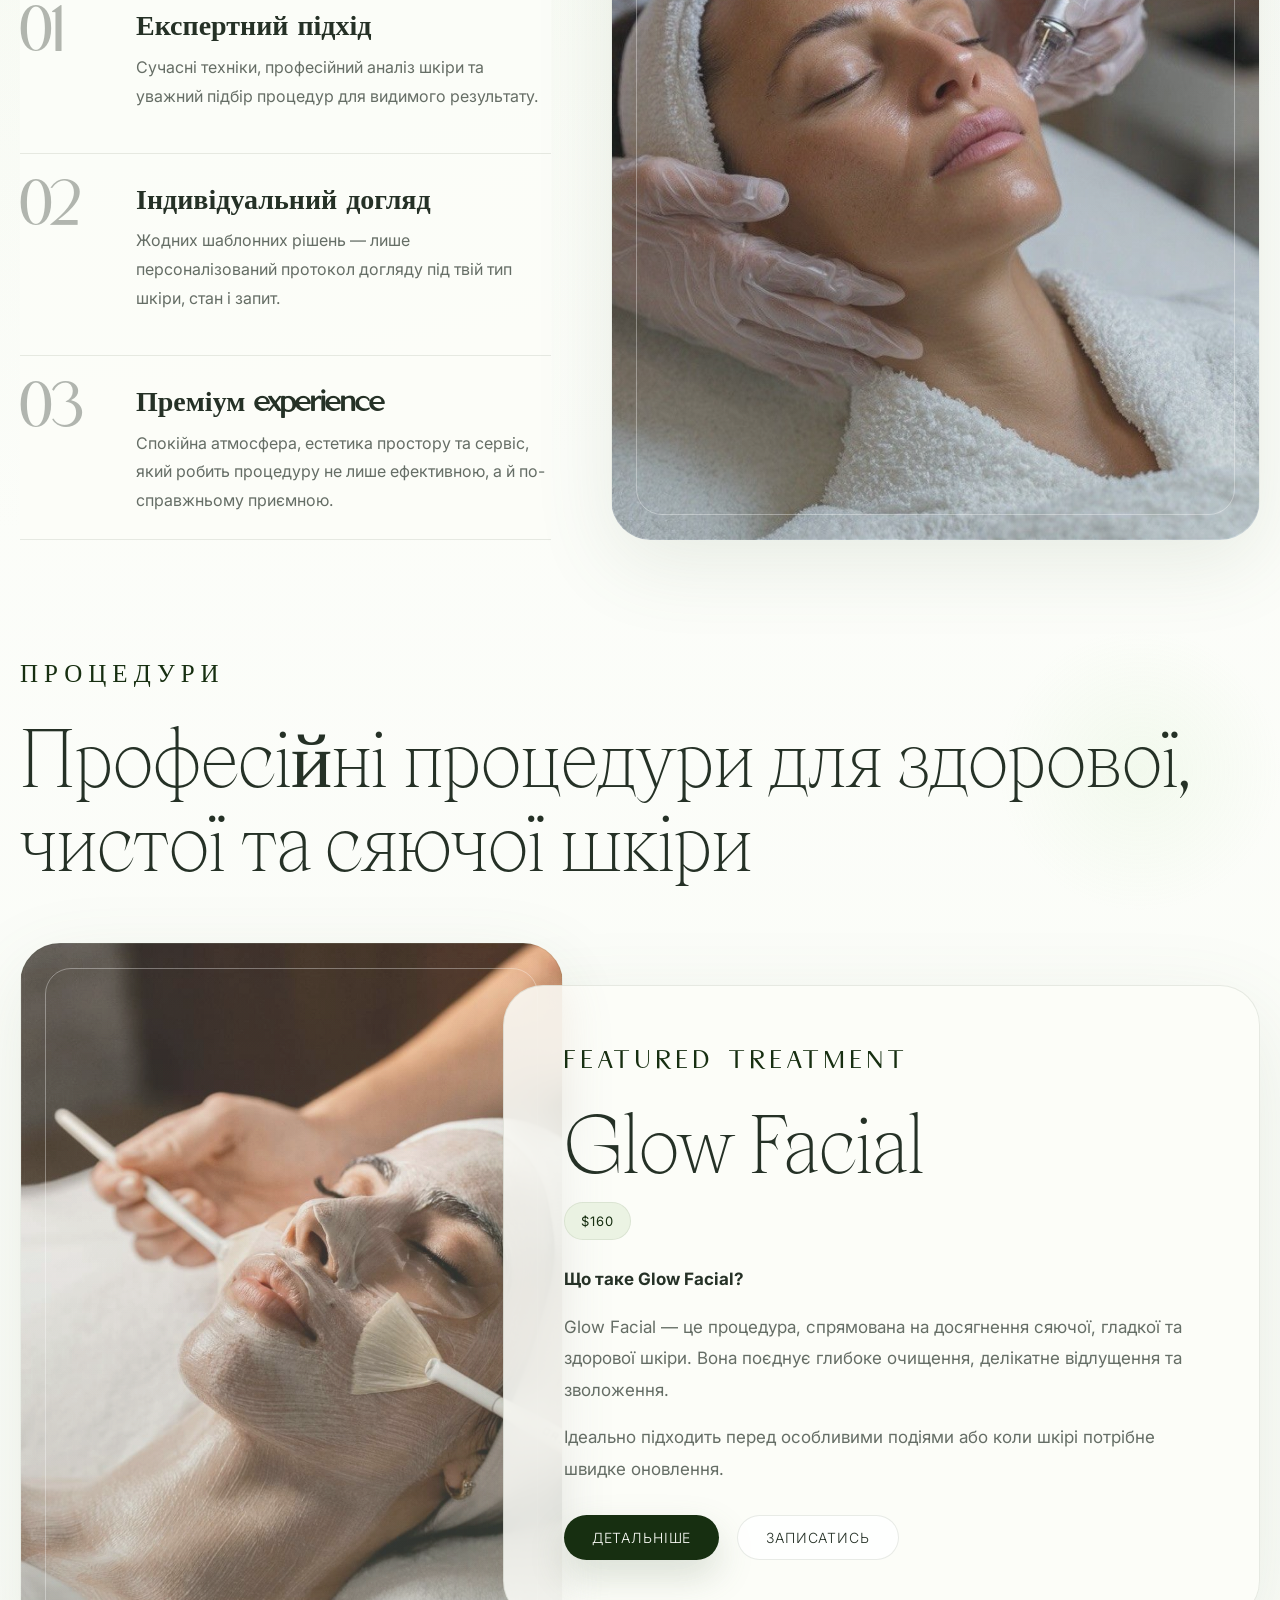
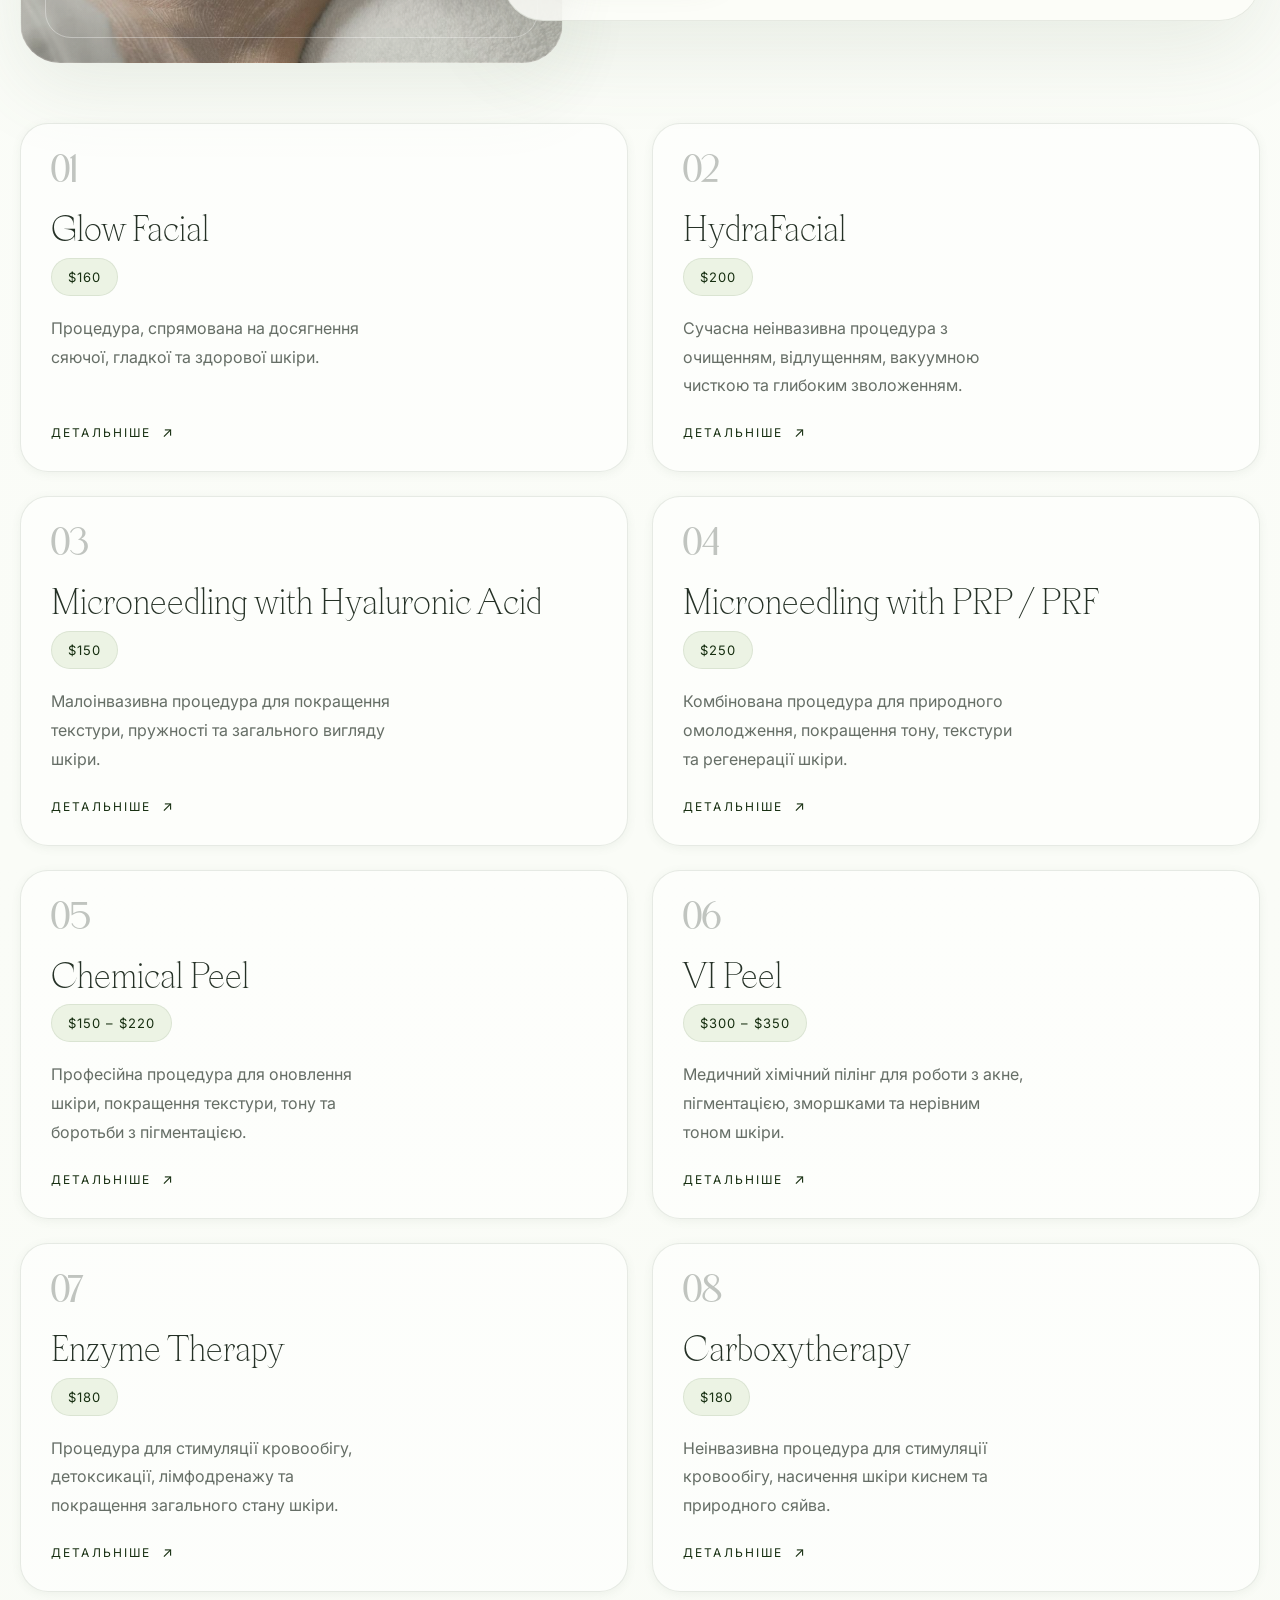
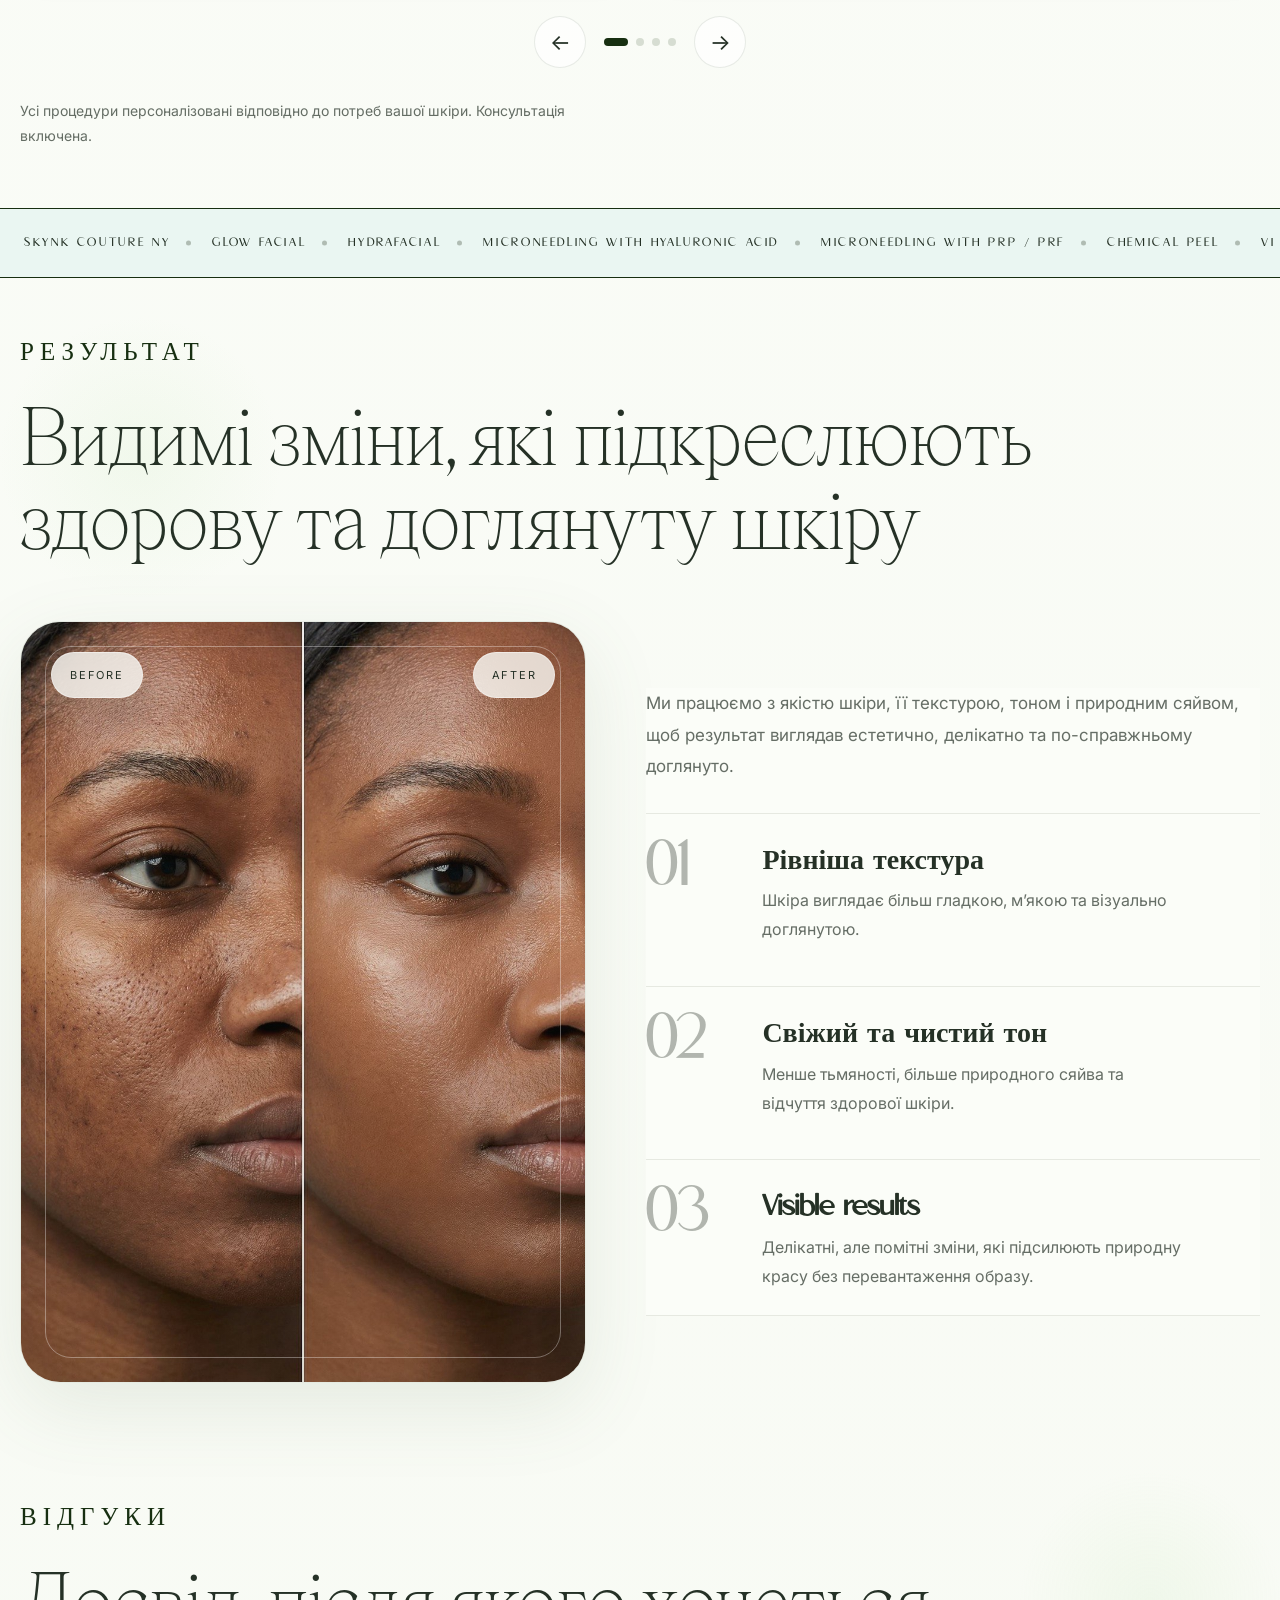
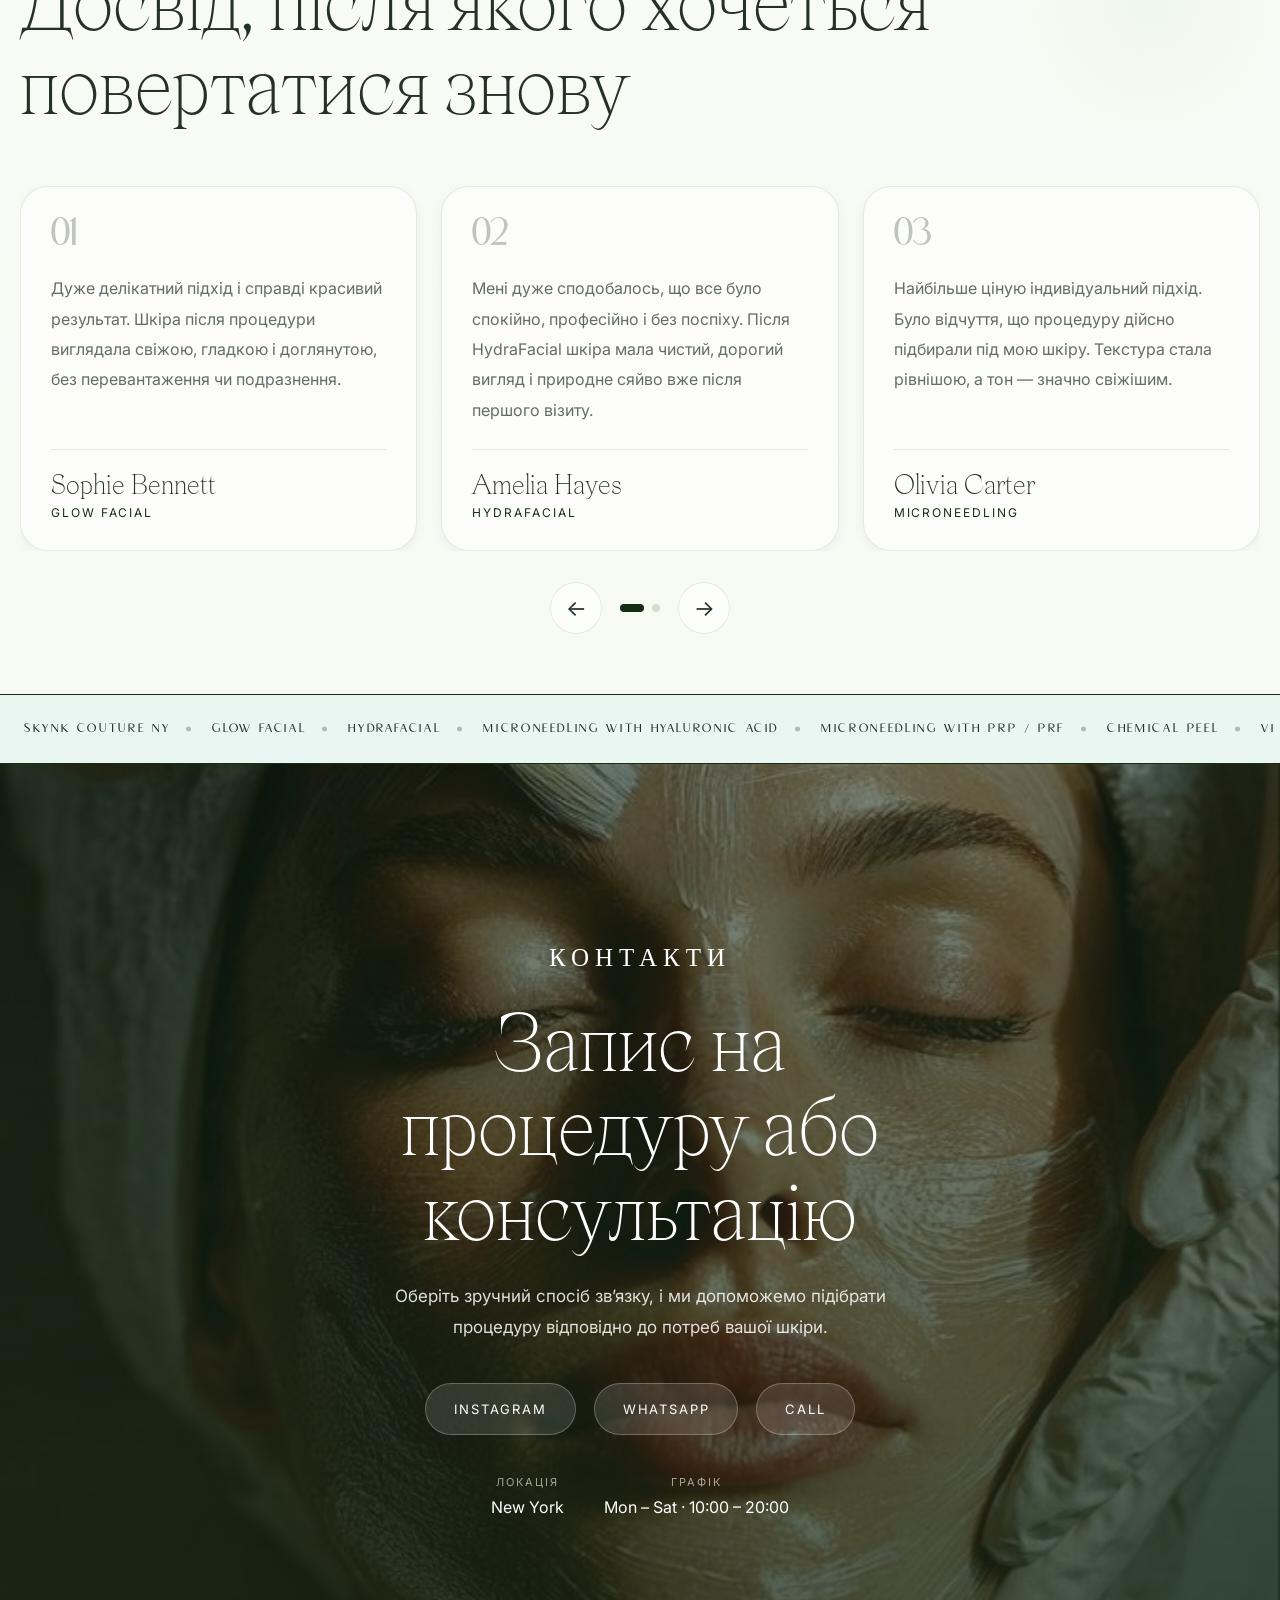
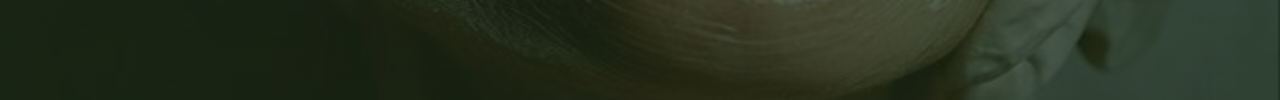
<file: ua.html>
<!doctype html>
<html lang="uk">
  <head>
    <meta charset="UTF-8" />
    <meta name="viewport" content="width=device-width, initial-scale=1.0" />
    <title>Skin Couture NY — Luxury Aesthetic Treatments</title>
    <meta
      name="description"
      content="Преміальний догляд за шкірою в Skin Couture NY. Сучасна косметологія, естетика та видимі результати."
    />
    <link
      href="https://fonts.googleapis.com/css2?family=Inter:wght@300;400;500;600;700&family=Playfair+Display:wght@400;500;600&display=swap"
      rel="stylesheet"
    />
    <link rel="stylesheet" href="style.css" />
  </head>
  <body>
    <header class="site-header">
      <div class="container header-inner">
        <a href="#hero" class="logo" aria-label="Skin Couture NY">
          <span class="logo-mark"> SC </span>
          <span class="logo-text-wrap">
            <span class="logo-title">Skin Couture NY</span>
            <span class="logo-subtitle">Aesthetic skin studio</span>
          </span>
        </a>

        <button
          class="nav-toggle"
          type="button"
          aria-label="Відкрити меню"
          aria-expanded="false"
          aria-controls="site-nav"
        >
          <span></span>
          <span></span>
          <span></span>
        </button>

        <nav class="site-nav" id="site-nav" aria-label="Основна навігація">
          <ul class="nav-list">
            <li><a href="#about">Про нас</a></li>
            <li><a href="#procedures">Процедури</a></li>
            <li><a href="#results">Результати</a></li>
            <li><a href="#reviews">Відгуки</a></li>
            <li><a href="#contacts">Контакти</a></li>
          </ul>

          <div class="nav-actions">
            <a href="index.html" class="lang-switch" aria-label="Змінити мову"
              >UA / EN</a
            >
            <a href="#contacts" class="btn btn-primary">Консультація</a>
          </div>
        </nav>
      </div>
    </header>

    <main>
      <section class="hero section" id="hero">
        <div class="container hero-shell">
          <div class="hero-stage">
            <div class="hero-media" aria-hidden="true">
              <div class="hero-media-glow hero-media-glow-one"></div>
              <div class="hero-media-glow hero-media-glow-two"></div>
              <div class="hero-photo-frame">
                <div class="hero-photo-overlay"></div>
              </div>
            </div>

            <div class="hero-panel">
              <p class="eyebrow">Skynk Couture</p>
              <h1 class="section-title hero-title">
                Selected Brand Statements
              </h1>
              <p class="hero-text">
                Здорова шкіра — найкраща інвестиція в красу. Догляд, створений
                для вас, і результат, який ви побачите відразу.
              </p>

              <div class="hero-actions">
                <a href="#contacts" class="btn btn-primary">Записатись</a>
                <a href="#procedures" class="btn btn-secondary">Процедури</a>
              </div>

              <div class="hero-meta">
                <div class="hero-meta-item">
                  <span class="hero-meta-label">Локація</span>
                  <span class="hero-meta-value">New York</span>
                </div>
                <div class="hero-meta-item">
                  <span class="hero-meta-label">Формат</span>
                  <span class="hero-meta-value"
                    >Luxury aesthetic treatments</span
                  >
                </div>
                <div class="hero-meta-item">
                  <span class="hero-meta-label">Підхід</span>
                  <span class="hero-meta-value">Results-driven skincare</span>
                </div>
              </div>
            </div>
          </div>
        </div>
      </section>

      <section class="ticker">
        <div class="ticker__track">
          <span>Skynk Couture NY</span>
          <span>Glow Facial</span>
          <span>HydraFacial</span>
          <span>Microneedling with Hyaluronic Acid</span>
          <span>Microneedling with PRP / PRF</span>
          <span>Chemical Peel</span>
          <span>VI Peel</span>
          <span>Enzyme Therapy</span>
          <span>Carboxytherapy</span>
        </div>
      </section>

      <section class="about section" id="about">
        <div class="container">
          <div class="title">
            <p class="eyebrow">Про нас</p>
            <h2 class="section-title about-title">
              Догляд, де наука та естетика працюють разом
            </h2>
          </div>

          <div class="about-grid">
            <div class="about-content">
              <p class="about-description">
                У Skin Couture NY кожна процедура підбирається індивідуально — з
                урахуванням стану шкіри, її потреб та бажаного результату. Ми
                створюємо преміальний досвід догляду, в якому поєднуються
                експертний підхід, делікатна турбота та естетика сучасної
                косметології.
              </p>

              <div class="about-points">
                <article class="about-point">
                  <span class="about-point__number">01</span>
                  <div class="about-point__body">
                    <h3 class="about-point__title">Експертний підхід</h3>
                    <p class="about-point__text">
                      Сучасні техніки, професійний аналіз шкіри та уважний
                      підбір процедур для видимого результату.
                    </p>
                  </div>
                </article>

                <article class="about-point">
                  <span class="about-point__number">02</span>
                  <div class="about-point__body">
                    <h3 class="about-point__title">Індивідуальний догляд</h3>
                    <p class="about-point__text">
                      Жодних шаблонних рішень — лише персоналізований протокол
                      догляду під твій тип шкіри, стан і запит.
                    </p>
                  </div>
                </article>

                <article class="about-point">
                  <span class="about-point__number">03</span>
                  <div class="about-point__body">
                    <h3 class="about-point__title">Преміум experience</h3>
                    <p class="about-point__text">
                      Спокійна атмосфера, естетика простору та сервіс, який
                      робить процедуру не лише ефективною, а й по-справжньому
                      приємною.
                    </p>
                  </div>
                </article>
              </div>
            </div>

            <div class="about-media">
              <div class="about-media__frame">
                <div class="about-media__overlay"></div>
              </div>
            </div>
          </div>
        </div>
      </section>

      <section class="procedures section" id="procedures">
        <div class="container">
          <div class="title procedures-title-wrap">
            <p class="eyebrow">Процедури</p>
            <h2 class="section-title procedures-title">
              Професійні процедури для здорової, чистої та сяючої шкіри
            </h2>
          </div>

          <div class="procedure-feature">
            <div class="procedure-feature__media">
              <div class="procedure-feature__frame">
                <div class="procedure-feature__overlay"></div>
              </div>
            </div>

            <div class="procedure-feature__panel">
              <p class="eyebrow">Featured treatment</p>
              <div class="procedure-feature__head">
                <h3 class="section-title procedure-feature__title">
                  Glow Facial
                </h3>
                <span class="procedure-feature__price">$160</span>
              </div>

              <div class="procedure-feature__content">
                <p><strong>Що таке Glow Facial?</strong></p>
                <p>
                  Glow Facial — це процедура, спрямована на досягнення сяючої,
                  гладкої та здорової шкіри. Вона поєднує глибоке очищення,
                  делікатне відлущення та зволоження.
                </p>
                <p>
                  Ідеально підходить перед особливими подіями або коли шкірі
                  потрібне швидке оновлення.
                </p>
              </div>

              <div class="procedure-feature__actions">
                <button
                  class="btn btn-primary"
                  type="button"
                  data-modal="modal-glow"
                >
                  Детальніше
                </button>
                <a href="#contacts" class="btn btn-secondary">Записатись</a>
              </div>
            </div>
          </div>

          <div class="procedures-slider">
            <div class="procedures-grid">
              <article class="procedure-card">
                <span class="procedure-card__number">01</span>
                <div class="procedure-card__top">
                  <h3 class="procedure-card__title">Glow Facial</h3>
                  <span class="procedure-card__price">$160</span>
                </div>
                <p class="procedure-card__text">
                  Процедура, спрямована на досягнення сяючої, гладкої та
                  здорової шкіри.
                </p>
                <button
                  class="procedure-card__link"
                  type="button"
                  data-modal="modal-glow"
                >
                  Детальніше
                </button>
              </article>

              <article class="procedure-card">
                <span class="procedure-card__number">02</span>
                <div class="procedure-card__top">
                  <h3 class="procedure-card__title">HydraFacial</h3>
                  <span class="procedure-card__price">$200</span>
                </div>
                <p class="procedure-card__text">
                  Сучасна неінвазивна процедура з очищенням, відлущенням,
                  вакуумною чисткою та глибоким зволоженням.
                </p>
                <button
                  class="procedure-card__link"
                  type="button"
                  data-modal="modal-hydra"
                >
                  Детальніше
                </button>
              </article>

              <article class="procedure-card">
                <span class="procedure-card__number">03</span>
                <div class="procedure-card__top">
                  <h3 class="procedure-card__title">
                    Microneedling with Hyaluronic Acid
                  </h3>
                  <span class="procedure-card__price">$150</span>
                </div>
                <p class="procedure-card__text">
                  Малоінвазивна процедура для покращення текстури, пружності та
                  загального вигляду шкіри.
                </p>
                <button
                  class="procedure-card__link"
                  type="button"
                  data-modal="modal-micro"
                >
                  Детальніше
                </button>
              </article>

              <article class="procedure-card">
                <span class="procedure-card__number">04</span>
                <div class="procedure-card__top">
                  <h3 class="procedure-card__title">
                    Microneedling with PRP / PRF
                  </h3>
                  <span class="procedure-card__price">$250</span>
                </div>
                <p class="procedure-card__text">
                  Комбінована процедура для природного омолодження, покращення
                  тону, текстури та регенерації шкіри.
                </p>
                <button
                  class="procedure-card__link"
                  type="button"
                  data-modal="modal-prp"
                >
                  Детальніше
                </button>
              </article>

              <article class="procedure-card">
                <span class="procedure-card__number">05</span>
                <div class="procedure-card__top">
                  <h3 class="procedure-card__title">Chemical Peel</h3>
                  <span class="procedure-card__price">$150 – $220</span>
                </div>
                <p class="procedure-card__text">
                  Професійна процедура для оновлення шкіри, покращення текстури,
                  тону та боротьби з пігментацією.
                </p>
                <button
                  class="procedure-card__link"
                  type="button"
                  data-modal="modal-peel"
                >
                  Детальніше
                </button>
              </article>

              <article class="procedure-card">
                <span class="procedure-card__number">06</span>
                <div class="procedure-card__top">
                  <h3 class="procedure-card__title">VI Peel</h3>
                  <span class="procedure-card__price">$300 – $350</span>
                </div>
                <p class="procedure-card__text">
                  Медичний хімічний пілінг для роботи з акне, пігментацією,
                  зморшками та нерівним тоном шкіри.
                </p>
                <button
                  class="procedure-card__link"
                  type="button"
                  data-modal="modal-vipeel"
                >
                  Детальніше
                </button>
              </article>

              <article class="procedure-card">
                <span class="procedure-card__number">07</span>
                <div class="procedure-card__top">
                  <h3 class="procedure-card__title">Enzyme Therapy</h3>
                  <span class="procedure-card__price">$180</span>
                </div>
                <p class="procedure-card__text">
                  Процедура для стимуляції кровообігу, детоксикації,
                  лімфодренажу та покращення загального стану шкіри.
                </p>
                <button
                  class="procedure-card__link"
                  type="button"
                  data-modal="modal-enzyme"
                >
                  Детальніше
                </button>
              </article>

              <article class="procedure-card">
                <span class="procedure-card__number">08</span>
                <div class="procedure-card__top">
                  <h3 class="procedure-card__title">Carboxytherapy</h3>
                  <span class="procedure-card__price">$180</span>
                </div>
                <p class="procedure-card__text">
                  Неінвазивна процедура для стимуляції кровообігу, насичення
                  шкіри киснем та природного сяйва.
                </p>
                <button
                  class="procedure-card__link"
                  type="button"
                  data-modal="modal-carboxy"
                >
                  Детальніше
                </button>
              </article>
            </div>
          </div>

          <div class="procedures-controls">
            <button
              class="procedures-arrow procedures-arrow--prev"
              type="button"
              aria-label="Попередній слайд"
            >
              ←
            </button>

            <div class="procedures-dots" aria-hidden="true"></div>

            <button
              class="procedures-arrow procedures-arrow--next"
              type="button"
              aria-label="Наступний слайд"
            >
              →
            </button>
          </div>

          <p class="procedures-note">
            Усі процедури персоналізовані відповідно до потреб вашої шкіри.
            Консультація включена.
          </p>
        </div>
      </section>

      <section class="ticker">
        <div class="ticker__track">
          <span>Skynk Couture NY</span>
          <span>Glow Facial</span>
          <span>HydraFacial</span>
          <span>Microneedling with Hyaluronic Acid</span>
          <span>Microneedling with PRP / PRF</span>
          <span>Chemical Peel</span>
          <span>VI Peel</span>
          <span>Enzyme Therapy</span>
          <span>Carboxytherapy</span>
        </div>
      </section>
      <section class="results section" id="results">
        <div class="container">
          <div class="title results-title-wrap">
            <p class="eyebrow">Результат</p>
            <h2 class="section-title results-title">
              Видимі зміни, які підкреслюють здорову та доглянуту шкіру
            </h2>
          </div>

          <div class="results-grid">
            <div class="results-media">
              <div class="results-media__frame">
                <img
                  src="img/results.jpg"
                  alt="Результат догляду до та після процедури"
                  class="results-media__image"
                />
                <div class="results-media__overlay"></div>
                <div class="results-badge results-badge--left">Before</div>
                <div class="results-badge results-badge--right">After</div>
              </div>
            </div>

            <div class="results-content">
              <p class="results-description">
                Ми працюємо з якістю шкіри, її текстурою, тоном і природним
                сяйвом, щоб результат виглядав естетично, делікатно та
                по-справжньому доглянуто.
              </p>

              <div class="results-points">
                <article class="results-point">
                  <span class="results-point__number">01</span>
                  <div class="results-point__body">
                    <h3 class="results-point__title">Рівніша текстура</h3>
                    <p class="results-point__text">
                      Шкіра виглядає більш гладкою, м’якою та візуально
                      доглянутою.
                    </p>
                  </div>
                </article>

                <article class="results-point">
                  <span class="results-point__number">02</span>
                  <div class="results-point__body">
                    <h3 class="results-point__title">Свіжий та чистий тон</h3>
                    <p class="results-point__text">
                      Менше тьмяності, більше природного сяйва та відчуття
                      здорової шкіри.
                    </p>
                  </div>
                </article>

                <article class="results-point">
                  <span class="results-point__number">03</span>
                  <div class="results-point__body">
                    <h3 class="results-point__title">Visible results</h3>
                    <p class="results-point__text">
                      Делікатні, але помітні зміни, які підсилюють природну
                      красу без перевантаження образу.
                    </p>
                  </div>
                </article>
              </div>
            </div>
          </div>
        </div>
      </section>
      <section class="reviews section" id="reviews">
        <div class="container">
          <div class="title reviews-title-wrap">
            <p class="eyebrow">Відгуки</p>
            <h2 class="section-title reviews-title">
              Досвід, після якого хочеться повертатися знову
            </h2>
          </div>

          <div class="reviews-slider">
            <div class="reviews-track">
              <article class="review-card">
                <span class="review-card__number">01</span>
                <p class="review-card__text">
                  Дуже делікатний підхід і справді красивий результат. Шкіра
                  після процедури виглядала свіжою, гладкою і доглянутою, без
                  перевантаження чи подразнення.
                </p>
                <div class="review-card__footer">
                  <span class="review-card__name">Sophie Bennett</span>
                  <span class="review-card__meta">Glow Facial</span>
                </div>
              </article>

              <article class="review-card">
                <span class="review-card__number">02</span>
                <p class="review-card__text">
                  Мені дуже сподобалось, що все було спокійно, професійно і без
                  поспіху. Після HydraFacial шкіра мала чистий, дорогий вигляд і
                  природне сяйво вже після першого візиту.
                </p>
                <div class="review-card__footer">
                  <span class="review-card__name">Amelia Hayes</span>
                  <span class="review-card__meta">HydraFacial</span>
                </div>
              </article>

              <article class="review-card">
                <span class="review-card__number">03</span>
                <p class="review-card__text">
                  Найбільше ціную індивідуальний підхід. Було відчуття, що
                  процедуру дійсно підбирали під мою шкіру. Текстура стала
                  рівнішою, а тон — значно свіжішим.
                </p>
                <div class="review-card__footer">
                  <span class="review-card__name">Olivia Carter</span>
                  <span class="review-card__meta">Microneedling</span>
                </div>
              </article>

              <article class="review-card">
                <span class="review-card__number">04</span>
                <p class="review-card__text">
                  Дуже красивий простір, сервіс і результат. Після курсу
                  процедур шкіра стала помітно більш гладкою, пружною і
                  візуально здоровішою. Все виглядає дуже природно.
                </p>
                <div class="review-card__footer">
                  <span class="review-card__name">Chloe Morgan</span>
                  <span class="review-card__meta">PRP / PRF</span>
                </div>
              </article>

              <article class="review-card">
                <span class="review-card__number">05</span>
                <p class="review-card__text">
                  Після Enzyme Therapy шкіра виглядала дуже свіжою і відпочилою.
                  Сподобалось, що результат м’який, естетичний і без відчуття
                  агресивного втручання.
                </p>
                <div class="review-card__footer">
                  <span class="review-card__name">Emma Sinclair</span>
                  <span class="review-card__meta">Enzyme Therapy</span>
                </div>
              </article>
            </div>
          </div>

          <div class="reviews-controls">
            <button
              class="reviews-arrow reviews-arrow--prev"
              type="button"
              aria-label="Попередній відгук"
            >
              ←
            </button>
            <div class="reviews-dots" aria-hidden="true"></div>
            <button
              class="reviews-arrow reviews-arrow--next"
              type="button"
              aria-label="Наступний відгук"
            >
              →
            </button>
          </div>
        </div>
      </section>
      <section class="ticker">
        <div class="ticker__track">
          <span>Skynk Couture NY</span>
          <span>Glow Facial</span>
          <span>HydraFacial</span>
          <span>Microneedling with Hyaluronic Acid</span>
          <span>Microneedling with PRP / PRF</span>
          <span>Chemical Peel</span>
          <span>VI Peel</span>
          <span>Enzyme Therapy</span>
          <span>Carboxytherapy</span>
        </div>
      </section>
      <section class="contacts section" id="contacts">
        <div class="contacts-bg"></div>

        <div class="container">
          <div class="contacts-shell">
            <div class="title contacts-title-wrap">
              <p class="eyebrow">Контакти</p>
              <h2 class="section-title contacts-title">
                Запис на процедуру або консультацію
              </h2>
            </div>

            <p class="contacts-description">
              Оберіть зручний спосіб зв’язку, і ми допоможемо підібрати
              процедуру відповідно до потреб вашої шкіри.
            </p>

            <div class="contacts-actions">
              <a href="#" class="contact-btn">
                <span>Instagram</span>
              </a>

              <a href="#" class="contact-btn">
                <span>WhatsApp</span>
              </a>

              <a href="#" class="contact-btn">
                <span>Call</span>
              </a>
            </div>

            <div class="contacts-info">
              <div class="contacts-item">
                <span class="contacts-label">Локація</span>
                <span class="contacts-value">New York</span>
              </div>

              <div class="contacts-item">
                <span class="contacts-label">Графік</span>
                <span class="contacts-value">Mon – Sat · 10:00 – 20:00</span>
              </div>
            </div>
          </div>
        </div>
      </section>
    </main>

    <div class="modal-backdrop" id="modal-backdrop"></div>

    <div class="procedure-modal" id="modal-glow" aria-hidden="true">
      <div class="procedure-modal__dialog">
        <button
          class="procedure-modal__close"
          type="button"
          aria-label="Закрити"
        >
          ×
        </button>
        <p class="eyebrow">Glow Facial</p>
        <h3 class="section-title procedure-modal__title">Glow Facial</h3>
        <div class="procedure-modal__content">
          <p>
            Glow Facial — це процедура, спрямована на досягнення сяючої, гладкої
            та здорової шкіри. Вона поєднує глибоке очищення, делікатне
            відлущення та зволоження.
          </p>
          <p>
            Ідеально підходить перед подіями або коли шкірі потрібне швидке
            оновлення.
          </p>

          <p><strong>Що входить у процедуру?</strong></p>
          <ul>
            <li>Діагностика шкіри</li>
            <li>Глибоке очищення</li>
            <li>Відлущення</li>
            <li>Чистка пор</li>
            <li>Маска</li>
            <li>Сироватка та крем</li>
            <li>SPF захист</li>
          </ul>

          <p><strong>Переваги Glow Facial</strong></p>
          <ul>
            <li>Миттєве сяйво шкіри</li>
            <li>Очищення пор</li>
            <li>Покращення текстури</li>
            <li>Зволоження</li>
            <li>Здоровий вигляд</li>
            <li>Релакс ефект</li>
          </ul>

          <p><strong>Кому підходить?</strong></p>
          <p>
            Для всіх типів шкіри, особливо тьмяної, зневодненої та перед
            подіями.
          </p>

          <p><strong>Результат</strong></p>
          <p>
            Після першої процедури шкіра виглядає свіжою та сяючою. При
            регулярному догляді результат стає довготривалим.
          </p>
        </div>
      </div>
    </div>

    <div class="procedure-modal" id="modal-hydra" aria-hidden="true">
      <div class="procedure-modal__dialog">
        <button
          class="procedure-modal__close"
          type="button"
          aria-label="Закрити"
        >
          ×
        </button>
        <p class="eyebrow">HydraFacial</p>
        <h3 class="section-title procedure-modal__title">HydraFacial</h3>
        <div class="procedure-modal__content">
          <p>
            HydraFacial — це сучасна неінвазивна процедура, яка поєднує
            очищення, відлущення, вакуумну чистку та глибоке зволоження за
            допомогою спеціальних сироваток.
          </p>
          <p>Процедура дає миттєвий результат без періоду відновлення.</p>

          <p><strong>Що входить у процедуру?</strong></p>
          <ul>
            <li>Діагностика шкіри</li>
            <li>Глибоке очищення та відлущення</li>
            <li>Легкий кислотний пілінг</li>
            <li>Безболісна вакуумна чистка</li>
            <li>Насичення шкіри сироватками</li>
            <li>Крем та SPF захист</li>
          </ul>

          <p><strong>Переваги HydraFacial</strong></p>
          <ul>
            <li>Миттєве сяйво та зволоження</li>
            <li>Глибоке очищення пор</li>
            <li>Покращення тону і текстури шкіри</li>
            <li>Зменшення дрібних зморшок</li>
            <li>Безболісна процедура без реабілітації</li>
            <li>Підходить навіть для чутливої шкіри</li>
          </ul>

          <p><strong>Кому підходить?</strong></p>
          <p>
            Підходить для всіх типів шкіри, особливо зневодненої, проблемної,
            тьмяної або перед важливими подіями.
          </p>

          <p><strong>Результат</strong></p>
          <p>
            Вже після першої процедури шкіра виглядає чистою, гладкою та сяючою.
            При регулярному догляді значно покращується стан шкіри.
          </p>
        </div>
      </div>
    </div>

    <div class="procedure-modal" id="modal-micro" aria-hidden="true">
      <div class="procedure-modal__dialog">
        <button
          class="procedure-modal__close"
          type="button"
          aria-label="Закрити"
        >
          ×
        </button>
        <p class="eyebrow">Microneedling</p>
        <h3 class="section-title procedure-modal__title">Microneedling</h3>
        <div class="procedure-modal__content">
          <p><strong>Що таке мікронідлінг?</strong></p>
          <p>
            Мікронідлінг — це малоінвазивна процедура, яка використовує тонкі
            голки для створення мікропошкоджень шкіри, стимулюючи вироблення
            колагену та еластину.
          </p>
          <p>
            Допомагає покращити текстуру, пружність і загальний вигляд шкіри.
          </p>

          <p><strong>Що входить у процедуру?</strong></p>
          <ul>
            <li>Консультація та аналіз шкіри</li>
            <li>Очищення та підготовка</li>
            <li>Процедура мікронідлінгу професійним апаратом</li>
            <li>Нанесення активних сироваток</li>
            <li>Заспокійливий та зволожуючий догляд</li>
            <li>SPF захист</li>
          </ul>

          <p><strong>Переваги мікронідлінгу</strong></p>
          <ul>
            <li>Стимуляція колагену та еластину</li>
            <li>Покращення текстури і тону шкіри</li>
            <li>Зменшення зморшок</li>
            <li>Зменшення постакне і пор</li>
            <li>Підвищення пружності шкіри</li>
            <li>Омолодження шкіри</li>
          </ul>

          <p><strong>Кому підходить?</strong></p>
          <p>
            Підходить при постакне, нерівній текстурі, зморшках, розширених
            порах та тьмяній шкірі.
          </p>

          <p><strong>Результат</strong></p>
          <p>
            Шкіра стає більш гладкою, пружною та сяючою. Найкращий ефект
            досягається курсом процедур.
          </p>
        </div>
      </div>
    </div>
    <div class="procedure-modal" id="modal-prp" aria-hidden="true">
      <div class="procedure-modal__dialog">
        <button
          class="procedure-modal__close"
          type="button"
          aria-label="Закрити"
        >
          ×
        </button>
        <p class="eyebrow">PRP / PRF</p>
        <h3 class="section-title procedure-modal__title">
          Microneedling with PRP / PRF
        </h3>
        <div class="procedure-modal__content">
          <p><strong>Що таке PRP?</strong></p>
          <p>
            PRP (плазма, збагачена тромбоцитами) — це процедура, яка
            використовує власну плазму крові з високою концентрацією факторів
            росту для регенерації шкіри.
          </p>
          <p>Стимулює вироблення колагену та покращує стан шкіри.</p>

          <p><strong>Що таке PRF?</strong></p>
          <p>
            PRF (плазма з фібрином) — це вдосконалена версія PRP з більш високою
            концентрацією активних компонентів та повільним вивільненням
            факторів росту.
          </p>
          <p>Забезпечує більш тривалий ефект та покращує якість шкіри.</p>

          <p><strong>Що таке мікронідлінг з PRP/PRF?</strong></p>
          <p>
            Це комбінована процедура, яка поєднує мікронідлінг із PRP або PRF
            для максимального омолодження шкіри.
          </p>

          <p><strong>Що входить у процедуру?</strong></p>
          <ul>
            <li>Консультація та аналіз шкіри</li>
            <li>Забір крові та підготовка PRP/PRF</li>
            <li>Очищення та підготовка шкіри</li>
            <li>Мікронідлінг</li>
            <li>Нанесення PRP/PRF</li>
            <li>Заспокійливий догляд</li>
            <li>SPF захист</li>
          </ul>

          <p><strong>Переваги</strong></p>
          <ul>
            <li>Стимуляція колагену</li>
            <li>Покращення текстури та тону шкіри</li>
            <li>Зменшення зморшок</li>
            <li>Зменшення постакне</li>
            <li>Підвищення пружності</li>
            <li>Природне омолодження</li>
          </ul>

          <p><strong>Кому підходить?</strong></p>
          <p>
            Підходить для вікової шкіри, постакне, нерівної текстури або для
            природного омолодження.
          </p>

          <p><strong>Результат</strong></p>
          <p>
            Шкіра стає більш гладкою, пружною та сяючою. Найкращий ефект
            досягається курсом процедур.
          </p>
        </div>
      </div>
    </div>

    <div class="procedure-modal" id="modal-peel" aria-hidden="true">
      <div class="procedure-modal__dialog">
        <button
          class="procedure-modal__close"
          type="button"
          aria-label="Закрити"
        >
          ×
        </button>
        <p class="eyebrow">Chemical Peel</p>
        <h3 class="section-title procedure-modal__title">Chemical Peel</h3>
        <div class="procedure-modal__content">
          <p><strong>Що таке хімічний пілінг?</strong></p>
          <p>
            Хімічний пілінг — це професійна процедура, яка використовує кислоти
            для відлущення шкіри, видалення мертвих клітин та стимуляції
            оновлення.
          </p>
          <p>Вона покращує текстуру, тон і загальний стан шкіри.</p>

          <p><strong>Переваги хімічного пілінгу</strong></p>
          <ul>
            <li>Покращення текстури шкіри</li>
            <li>Зменшення пігментації</li>
            <li>Боротьба з акне та постакне</li>
            <li>Стимуляція колагену</li>
            <li>Освітлення та оновлення шкіри</li>
          </ul>

          <p><strong>Що входить у процедуру?</strong></p>
          <ul>
            <li>Консультація</li>
            <li>Нанесення пілінгу</li>
            <li>Рекомендації після процедури</li>
            <li>Процес лущення протягом кількох днів</li>
          </ul>

          <p><strong>Кому підходить?</strong></p>
          <p>
            Підходить для проблемної, пігментованої, тьмяної шкіри та при
            вікових змінах.
          </p>

          <p><strong>Результат</strong></p>
          <p>
            Після процедури шкіра поступово оновлюється, стає більш гладкою,
            чистою та сяючою.
          </p>
        </div>
      </div>
    </div>

    <div class="procedure-modal" id="modal-vipeel" aria-hidden="true">
      <div class="procedure-modal__dialog">
        <button
          class="procedure-modal__close"
          type="button"
          aria-label="Закрити"
        >
          ×
        </button>
        <p class="eyebrow">VI Peel</p>
        <h3 class="section-title procedure-modal__title">VI Peel</h3>
        <div class="procedure-modal__content">
          <p><strong>Що таке VI Peel?</strong></p>
          <p>
            VI Peel — це медичний хімічний пілінг, який працює з акне,
            пігментацією, зморшками та нерівним тоном шкіри.
          </p>
          <p>Проникає глибше в шкіру, забезпечуючи виражений результат.</p>

          <p><strong>Що входить у процедуру?</strong></p>
          <ul>
            <li>Консультація</li>
            <li>Нанесення пілінгу</li>
            <li>Рекомендації після процедури</li>
            <li>Процес лущення протягом кількох днів</li>
          </ul>

          <p><strong>Кому підходить?</strong></p>
          <p>
            Підходить для проблемної, пігментованої, тьмяної шкіри та при
            вікових змінах.
          </p>

          <p><strong>Результат</strong></p>
          <p>
            Після процедури шкіра поступово оновлюється, стає більш гладкою,
            чистою та сяючою.
          </p>
        </div>
      </div>
    </div>

    <div class="procedure-modal" id="modal-enzyme" aria-hidden="true">
      <div class="procedure-modal__dialog">
        <button
          class="procedure-modal__close"
          type="button"
          aria-label="Закрити"
        >
          ×
        </button>
        <p class="eyebrow">Enzyme Therapy</p>
        <h3 class="section-title procedure-modal__title">Enzyme Therapy</h3>
        <div class="procedure-modal__content">
          <p><strong>Що таке ферментотерапія?</strong></p>
          <p>
            Ферментотерапія — це професійна процедура, яка використовує
            натуральні ферменти для стимуляції кровообігу, насичення шкіри
            киснем та детоксикації.
          </p>
          <p>Допомагає відновити функції шкіри та покращити її стан.</p>

          <p><strong>Що входить у процедуру?</strong></p>
          <ul>
            <li>Консультація та аналіз шкіри</li>
            <li>Очищення та підготовка</li>
            <li>Нанесення ферментної маски</li>
            <li>Стимуляція кровообігу та лімфодренаж</li>
            <li>Завершальний догляд</li>
            <li>SPF захист</li>
          </ul>

          <p><strong>Переваги ферментотерапії</strong></p>
          <ul>
            <li>Покращення кровообігу</li>
            <li>Насичення шкіри киснем</li>
            <li>Детоксикація та лімфодренаж</li>
            <li>Зменшення набряків</li>
            <li>Покращення тону та текстури</li>
            <li>Загальне оздоровлення шкіри</li>
          </ul>

          <p><strong>Кому підходить?</strong></p>
          <p>
            Підходить для всіх типів шкіри, особливо тьмяної, проблемної та
            втомленої.
          </p>

          <p><strong>Результат</strong></p>
          <p>
            Після процедури шкіра виглядає більш свіжою, підтягнутою та сяючою.
            Регулярні процедури покращують загальний стан шкіри.
          </p>
        </div>
      </div>
    </div>

    <div class="procedure-modal" id="modal-carboxy" aria-hidden="true">
      <div class="procedure-modal__dialog">
        <button
          class="procedure-modal__close"
          type="button"
          aria-label="Закрити"
        >
          ×
        </button>
        <p class="eyebrow">Carboxytherapy</p>
        <h3 class="section-title procedure-modal__title">Carboxytherapy</h3>
        <div class="procedure-modal__content">
          <p><strong>Що таке карбоксітерапія?</strong></p>
          <p>
            Карбоксітерапія — це неінвазивна процедура, яка використовує
            вуглекислий газ (CO₂) для стимуляції кровообігу, насичення шкіри
            киснем та регенерації.
          </p>
          <p>Вона допомагає омолодити шкіру, покращити тон і загальний стан.</p>

          <p><strong>Що входить у процедуру?</strong></p>
          <ul>
            <li>Консультація та аналіз шкіри</li>
            <li>Очищення та підготовка</li>
            <li>Нанесення карбоксі гелю та маски</li>
            <li>Процес стимуляції CO₂</li>
            <li>Завершальний догляд</li>
            <li>SPF захист</li>
          </ul>

          <p><strong>Переваги карбоксітерапії</strong></p>
          <ul>
            <li>Покращення кровообігу</li>
            <li>Освітлення та вирівнювання тону шкіри</li>
            <li>Зменшення темних кіл та тьмяності</li>
            <li>Стимуляція вироблення колагену</li>
            <li>Підвищення пружності шкіри</li>
            <li>Здорове природне сяйво</li>
          </ul>

          <p><strong>Кому підходить?</strong></p>
          <p>
            Підходить для всіх типів шкіри, особливо тьмяної, втомленої,
            нерівної або вікової.
          </p>

          <p><strong>Результат</strong></p>
          <p>
            Після процедури шкіра виглядає більш свіжою, гладкою та сяючою.
            Регулярні процедури покращують загальний стан шкіри.
          </p>
        </div>
      </div>
    </div>
    <script src="app.js"></script>
  </body>
</html>
</file>
<file: style.css>
@font-face {
  font-family: "Apollo";
  src: url("./fonts/APOLLO.otf") format("opentype");
  font-weight: 400;
  font-style: normal;
  font-display: swap;
}

@font-face {
  font-family: "ApocLCT";
  src: url("./fonts/ApocLCT.otf") format("opentype");
  font-weight: 400;
  font-style: normal;
  font-display: swap;
}

:root {
  --color-white: #fcfdf9;
  --color-white-soft: #f6faf3;
  --color-green-050: #f4f8ef;
  --color-green-100: #eaf2e2;
  --color-green-200: #dfead3;
  --color-green-300: #cfdfc0;
  --color-green-500: #b4e1a1;
  --color-green-700: #172f11;
  --color-text: #253126;
  --color-text-soft: rgba(37, 49, 38, 0.7);
  --color-border: rgba(91, 116, 84, 0.14);
  --color-shadow: 0 24px 80px rgba(91, 116, 84, 0.12);

  --radius-sm: 18px;
  --radius-md: 28px;
  --radius-lg: 40px;
  --container-width: 1240px;

  --space-30: 30px;
  --space-60: 60px;
  --space-90: 90px;
  --header-height: 96px;
}

* {
  box-sizing: border-box;
  margin: 0;
  padding: 0;
}

html {
  scroll-behavior: smooth;
}

body {
  min-width: 320px;
  font-family: "Inter", Arial, sans-serif;
  color: var(--color-text);
  background:
    radial-gradient(
      circle at top left,
      rgba(223, 234, 211, 0.6),
      transparent 26%
    ),
    linear-gradient(180deg, #fdfefb 0%, #f7faf3 100%);
}

body.menu-open {
  overflow: hidden;
}

a {
  color: inherit;
  text-decoration: none;
}

img {
  display: block;
  max-width: 100%;
}

button {
  font: inherit;
  border: none;
  background: none;
  cursor: pointer;
}

ul {
  list-style: none;
}

.container {
  width: min(100% - 40px, var(--container-width));
  margin: 0 auto;
}

.section {
  padding: var(--space-60) 0;
}

.section-title {
  font-family: "ApocLCT", "Times New Roman", serif;
  font-size: clamp(30px, 6vw, 80px);
  line-height: 1.1;
  font-weight: 300;
}

.site-header {
  position: sticky;
  top: 0;
  z-index: 40;
  backdrop-filter: blur(18px);
  background: rgba(252, 253, 249, 0.74);
  border-bottom: 1px solid rgba(91, 116, 84, 0.08);
}

.header-inner {
  min-height: var(--header-height);
  display: flex;
  align-items: center;
  justify-content: space-between;
  gap: var(--space-30);
}

.logo {
  display: inline-flex;
  align-items: center;
  gap: 16px;
  flex-shrink: 0;
}

.logo-mark {
  position: relative;
  display: grid;
  place-items: center;
  font-size: 60px;
  font-family: "Apollo", "Times New Roman", serif;
}

.logo-text-wrap {
  display: flex;
  flex-direction: column;
  gap: 4px;
}

.logo-title {
  font-family: "Apollo", "Times New Roman", serif;
  font-size: 25px;
  font-weight: 700;
  letter-spacing: 0.08em;
  text-transform: uppercase;
}

.logo-subtitle {
  font-size: 11px;
  letter-spacing: 0.18em;
  text-transform: uppercase;
  color: var(--color-text-soft);
}

.site-nav,
.nav-list,
.nav-actions {
  display: flex;
  align-items: center;
}

.site-nav {
  gap: var(--space-30);
}

.nav-list,
.nav-actions {
  gap: var(--space-30);
}

.nav-list a,
.lang-switch {
  position: relative;
  font-size: 14px;
  text-transform: uppercase;
  color: var(--color-text-soft);
  transition: color 0.25s ease;
}

.nav-list a::after,
.lang-switch::after {
  content: "";
  position: absolute;
  left: 0;
  bottom: -6px;
  width: 100%;
  height: 1px;
  background: var(--color-green-700);
  transform: scaleX(0);
  transform-origin: center;
  transition: transform 0.25s ease;
}

.nav-list a:hover,
.lang-switch:hover {
  color: var(--color-text);
}

.nav-list a:hover::after,
.lang-switch:hover::after {
  transform: scaleX(1);
}

.btn {
  position: relative;
  overflow: hidden;
  min-height: 45px;
  padding: 0 28px;
  display: inline-flex;
  align-items: center;
  justify-content: center;
  border-radius: 999px;
  font-size: 14px;
  font-weight: 300;
  letter-spacing: 0.06em;
  text-transform: uppercase;
  transition: all 0.3s ease;
}

.btn-primary {
  color: var(--color-white);
  background: var(--color-green-700);
  box-shadow: 0 16px 36px rgba(91, 116, 84, 0.22);
}

.btn-secondary {
  color: var(--color-text);
  border: 1px solid var(--color-border);
  background: rgba(255, 255, 255, 0.75);
}

.btn::after {
  content: "";
  position: absolute;
  top: 0;
  left: -120%;
  width: 60%;
  height: 100%;
  background: linear-gradient(
    120deg,
    transparent,
    rgba(255, 255, 255, 0.5),
    transparent
  );
  transform: skewX(-20deg);
}

.btn-primary:hover {
  background: linear-gradient(135deg, var(--color-green-700));
  box-shadow: 0 20px 45px rgba(91, 116, 84, 0.28);
}

.btn:hover::after {
  left: 120%;
  transition: left 0.6s ease;
}

.hero {
  min-height: max-content;
  display: flex;
  align-items: center;
  padding-top: var(--space-60);
  padding-bottom: var(--space-90);
}

.hero-stage {
  display: grid;
  grid-template-columns: minmax(340px, 0.95fr) minmax(0, 1.05fr);
  align-items: center;
  gap: var(--space-60);
}

.hero-media {
  position: relative;
  min-height: 720px;
}

.hero-media-glow {
  position: absolute;
  border-radius: 50%;
  filter: blur(10px);
  opacity: 0.9;
}

.hero-media-glow-one {
  width: 240px;
  height: 240px;
  top: 40px;
  left: -20px;
  background: rgba(223, 234, 211, 0.9);
}

.hero-media-glow-two {
  width: 200px;
  height: 200px;
  right: -10px;
  bottom: 70px;
  background: rgba(207, 223, 192, 0.7);
}

.hero-photo-frame {
  position: relative;
  height: 100%;
  min-height: 720px;
  border-radius: var(--radius-lg);
  overflow: hidden;
  border: 1px solid rgba(91, 116, 84, 0.12);
  box-shadow: var(--color-shadow);
  background:
    linear-gradient(
      180deg,
      rgba(255, 255, 255, 0.05),
      rgba(255, 255, 255, 0.18)
    ),
    linear-gradient(
      160deg,
      rgba(234, 242, 226, 0.1),
      rgba(255, 255, 255, 0.05)
    ),
    url("img/hero.jpg") center/cover no-repeat;
}

.hero-photo-frame::after {
  content: "";
  position: absolute;
  inset: 0;
  background: linear-gradient(
    90deg,
    rgba(20, 30, 20, 0.55) 0%,
    rgba(20, 30, 20, 0.35) 35%,
    rgba(20, 30, 20, 0.12) 60%,
    rgba(20, 30, 20, 0) 85%
  );
  z-index: 1;
}

.hero-photo-overlay {
  position: absolute;
  inset: 30px;
  border-radius: calc(var(--radius-lg) - 14px);
  border: 1px solid rgba(255, 255, 255, 0.34);
  z-index: 1;
}

.hero-panel {
  position: relative;
  z-index: 2;
  margin-left: -120px;
  padding: 60px;
  border-radius: var(--radius-lg);
  background: rgba(252, 253, 249, 0.82);
  backdrop-filter: blur(22px);
  -webkit-backdrop-filter: blur(22px);
  border: 1px solid rgba(91, 116, 84, 0.14);
  box-shadow: 0 28px 90px rgba(91, 116, 84, 0.12);
}

.eyebrow {
  margin-bottom: 24px;
  font-size: 25px;
  letter-spacing: 0.24em;
  text-transform: uppercase;
  color: var(--color-green-700);
  font-family: "Apollo", "Times New Roman", serif;
}

.hero-title {
  margin-bottom: 30px;
}

.hero-text {
  max-width: 560px;
  margin-bottom: 30px;
  font-size: 18px;
  line-height: 1.8;
  color: var(--color-text-soft);
  font-family: "Apollo", "Times New Roman", serif;
}

.hero-actions {
  display: flex;
  flex-wrap: wrap;
  gap: 18px;
  margin-bottom: 30px;
}

.hero-meta {
  display: grid;
  grid-template-columns: repeat(3, minmax(0, 1fr));
  gap: 18px;
}

.hero-meta-item {
  padding-top: 18px;
  border-top: 1px solid rgba(91, 116, 84, 0.14);
  display: flex;
  flex-direction: column;
  gap: 8px;
}

.hero-meta-label {
  font-size: 11px;
  letter-spacing: 0.18em;
  text-transform: uppercase;
  color: var(--color-text-soft);
}

.hero-meta-value {
  font-size: 15px;
  line-height: 1.5;
}

.hero-badge {
  position: absolute;
  z-index: 2;
  display: inline-flex;
  align-items: center;
  min-height: 52px;
  padding: 0 22px;
  border-radius: 999px;
  background: rgba(252, 253, 249, 0.78);
  border: 1px solid rgba(255, 255, 255, 0.42);
  backdrop-filter: blur(14px);
  box-shadow: 0 16px 34px rgba(31, 42, 31, 0.1);
  font-size: 12px;
  letter-spacing: 0.16em;
  text-transform: uppercase;
}

.hero-badge-top {
  top: 30px;
  left: 30px;
}

.hero-badge-bottom {
  right: 30px;
  bottom: 30px;
}

@media (max-width: 1180px) {
  .hero-stage {
    grid-template-columns: 1fr;
  }

  .hero-panel {
    margin-left: 0;
    margin-top: -120px;
    margin-right: 30px;
    margin-left: 30px;
  }
}

@media (max-width: 960px) {
  :root {
    --header-height: 88px;
  }

  .site-nav {
    gap: 20px;
  }

  .nav-list,
  .nav-actions {
    gap: 20px;
  }

  .hero-media,
  .hero-photo-frame {
    min-height: 620px;
  }

  .hero-panel {
    padding: 42px;
  }

  .hero-meta {
    grid-template-columns: 1fr;
  }
}
@media (max-width: 1180px) {
  .logo-title {
    font-size: 18px;
  }
  .nav-list,
  .nav-actions {
    gap: 15px;
  }
  .nav-actions {
    display: none;
  }
}

@media (max-width: 860px) {
  :root {
    --space-60: 48px;
    --space-90: 72px;
  }

  .nav-toggle {
    display: inline-flex;
  }

  .site-nav {
    position: fixed;
    top: var(--header-height);
    left: 20px;
    right: 20px;
    padding: 30px;
    border-radius: 24px;
    background: rgba(252, 253, 249, 0.97);
    border: 1px solid var(--color-border);
    box-shadow: 0 30px 70px rgba(91, 116, 84, 0.16);
    flex-direction: column;
    align-items: flex-start;
    gap: 30px;
    opacity: 0;
    visibility: hidden;
    pointer-events: none;
    transform: translateY(-12px);
    transition:
      opacity 0.25s ease,
      transform 0.25s ease,
      visibility 0.25s ease;
  }

  .site-nav.is-open {
    opacity: 1;
    visibility: visible;
    pointer-events: auto;
    transform: translateY(0);
  }

  .nav-list,
  .nav-actions {
    width: 100%;
    flex-direction: column;
    align-items: flex-start;
  }

  .hero {
    min-height: auto;
    padding-top: 30px;
  }

  .hero-media,
  .hero-photo-frame {
    min-height: 540px;
  }

  .hero-panel {
    margin: -90px 20px 0;
    padding: 36px 30px;
  }
  .nav-actions {
    display: flex;
  }
  .hero-panel::before {
    background: transparent !important;
  }
}

.ticker {
  overflow: hidden;
  border-top: 1px solid var(--color-green-700);
  border-bottom: 1px solid var(--color-green-700);
  background: #eaf6f2;
}

.ticker__track {
  display: flex;
  gap: 42px;
  white-space: nowrap;
  min-height: 68px;
  align-items: center;
  width: max-content;
  animation: tickerMove 28s linear infinite;
  padding-inline: 24px;
}

.ticker__track span {
  position: relative;
  flex-shrink: 0;
  font-size: 12px;
  letter-spacing: 0.22em;
  text-transform: uppercase;
  color: var(--muted);
  font-family: "Apollo", "Times New Roman", serif;
}

.ticker__track span::after {
  content: "";
  position: absolute;
  right: -21px;
  top: 50%;
  width: 5px;
  height: 5px;
  border-radius: 50%;
  transform: translateY(-50%);
  background: rgba(68, 81, 63, 0.35);
}

@keyframes tickerMove {
  from {
    transform: translateX(0);
  }
  to {
    transform: translateX(-50%);
  }
}

@media (max-width: 600px) {
  :root {
    --space-30: 20px;
    --space-60: 30px;
    --space-90: 48px;
    --header-height: 80px;
  }

  .eyebrow {
    font-size: 16px;
  }

  .container {
    width: min(100% - 24px, var(--container-width));
  }

  .header-inner {
    gap: 16px;
  }

  .logo-title {
    font-size: 15px;
  }

  .logo {
    gap: 5px;
  }

  .logo-subtitle {
    font-size: 10px;
    letter-spacing: 0.12em;
  }

  .hero-media,
  .hero-photo-frame {
    min-height: 430px;
  }

  .hero-photo-overlay {
    inset: 18px;
  }

  .hero-badge {
    min-height: 42px;
    padding: 0 16px;
    font-size: 10px;
    letter-spacing: 0.12em;
  }

  .hero-badge-top {
    top: 18px;
    left: 18px;
  }

  .hero-badge-bottom {
    right: 18px;
    bottom: 18px;
  }

  .hero-panel {
    margin: -70px 12px 0;
    padding: 28px 20px;
    border-radius: 28px;
  }

  .hero-title,
  .hero-text {
    max-width: none;
  }

  .hero-text {
    font-size: 16px;
    line-height: 1.7;
  }

  .hero-actions {
    flex-direction: column;
  }

  .hero-actions .btn {
    width: 100%;
  }

  .site-nav {
    left: 12px;
    right: 12px;
    padding: 24px;
  }

  .ticker__track {
    min-height: 58px;
    gap: 28px;
  }

  .ticker__track span {
    font-size: 10px;
    letter-spacing: 0.16em;
  }
}
.about {
  position: relative;
}

.about-grid {
  display: grid;
  grid-template-columns: minmax(320px, 0.9fr) minmax(0, 1.1fr);
  gap: 60px;
  align-items: center;
}

.title {
  margin-bottom: 60px;
}

.about-media {
  position: relative;
}

.about-media__frame {
  position: relative;
  min-height: 760px;
  border-radius: var(--radius-lg);
  overflow: hidden;
  border: 1px solid rgba(91, 116, 84, 0.12);
  box-shadow: var(--color-shadow);
  background:
    linear-gradient(
      180deg,
      rgba(255, 255, 255, 0.04),
      rgba(255, 255, 255, 0.14)
    ),
    url("img/about.jpg") center/cover no-repeat;
}

.about-media__frame::before {
  content: "";
  position: absolute;
  inset: 24px;
  border-radius: calc(var(--radius-lg) - 14px);
  border: 1px solid rgba(255, 255, 255, 0.34);
  z-index: 1;
}

.about-media__overlay {
  position: absolute;
  inset: 0;
  background: linear-gradient(
    180deg,
    rgba(250, 252, 247, 0.02) 0%,
    rgba(23, 47, 17, 0.16) 100%
  );
  z-index: 0;
}

.about-badge {
  position: absolute;
  left: 30px;
  bottom: 30px;
  z-index: 2;
  min-height: 48px;
  padding: 0 20px;
  display: inline-flex;
  align-items: center;
  border-radius: 999px;
  background: rgba(252, 253, 249, 0.78);
  border: 1px solid rgba(255, 255, 255, 0.42);
  backdrop-filter: blur(14px);
  box-shadow: 0 16px 34px rgba(31, 42, 31, 0.1);
  font-size: 12px;
  letter-spacing: 0.16em;
  text-transform: uppercase;
}

.about-content {
  display: flex;
  flex-direction: column;
  gap: 30px;
}

.about-text {
  display: grid;
  gap: 18px;
}

.about-text p {
  font-size: 24px;
  line-height: 1.5;
  font-family: "Apollo", "Times New Roman", serif;
  color: var(--color-text);
}

.about-description {
  max-width: 620px;
  font-size: 17px;
  line-height: 1.85;
  color: var(--color-text-soft);
}

.about-points {
  display: grid;
  gap: 18px;
  margin-top: 12px;
}

.about-point {
  display: grid;
  grid-template-columns: 92px 1fr;
  gap: 24px;
  align-items: start;
  padding: 24px 0;
  border-top: 1px solid rgba(91, 116, 84, 0.14);
}

.about-point:last-child {
  border-bottom: 1px solid rgba(91, 116, 84, 0.14);
}

.about-point__number {
  font-family: "Apollo", "Times New Roman", serif;
  font-size: clamp(42px, 5vw, 72px);
  line-height: 0.9;
  opacity: 0.35;
}

.about-point__body {
  display: grid;
  gap: 10px;
  padding-top: 8px;
}

.about-point__title {
  font-family: "Apollo", "Times New Roman", serif;
  font-size: 28px;
  line-height: 1.1;
  color: var(--color-text);
}

.about-point__text {
  max-width: 42ch;
  font-size: 16px;
  line-height: 1.8;
  color: var(--color-text-soft);
}

.about-point:hover .about-point__number {
  color: rgba(180, 225, 161, 0.18);
  -webkit-text-stroke: 1px rgba(23, 47, 17, 0.45);
  transition: all 0.3s ease;
}

@media (max-width: 1100px) {
  .about-grid {
    grid-template-columns: 1fr;
  }

  .about-media__frame {
    min-height: 620px;
  }
}

@media (max-width: 768px) {
  .about-text p {
    font-size: 20px;
  }

  .about-point {
    grid-template-columns: 70px 1fr;
    gap: 18px;
  }

  .about-point__number {
    font-size: 52px;
  }

  .about-point__title {
    font-size: 24px;
  }
}

@media (max-width: 600px) {
  .about-media__frame {
    min-height: 440px;
  }

  .about-media__frame::before {
    inset: 18px;
  }

  .about-badge {
    left: 18px;
    bottom: 18px;
    min-height: 42px;
    padding: 0 16px;
    font-size: 10px;
    letter-spacing: 0.12em;
  }

  .about-content {
    gap: 24px;
  }

  .about-text p {
    font-size: 18px;
    line-height: 1.6;
  }

  .about-description {
    font-size: 15px;
    line-height: 1.75;
  }

  .about-point {
    grid-template-columns: 1fr;
    gap: 12px;
    padding: 20px 0;
  }

  .about-point__number {
    font-size: 44px;
  }

  .about-point__body {
    padding-top: 0;
  }
  .title {
    margin-bottom: 30px;
  }
}

@media (max-width: 600px) {
  .about-media__frame {
    min-height: 430px;
  }

  .about-media__frame::before {
    inset: 18px;
  }

  .about-grid {
    gap: 0;
  }

  .about-content {
    position: relative;
    z-index: 2;
    margin: -70px 12px 0;
    padding: 28px 20px;
    border-radius: 28px;
    background: rgba(252, 253, 249, 0.6);
    border: 1px solid rgba(91, 116, 84, 0.14);
    box-shadow: 0 28px 90px rgba(91, 116, 84, 0.12);
    backdrop-filter: blur(18px);
    gap: 24px;
    order: 2;
  }

  .about-description {
    font-size: 15px;
    line-height: 1.75;
  }

  .about-point {
    grid-template-columns: 1fr;
    gap: 12px;
    padding: 20px 0;
  }

  .about-point__number {
    font-size: 44px;
  }

  .about-point__body {
    padding-top: 0;
  }

  .title {
    margin-bottom: 30px;
    padding: 0 10px;
  }
}

.procedures {
  position: relative;
}

.procedures::before {
  content: "";
  position: absolute;
  top: 30px;
  right: 0;
  width: 280px;
  height: 280px;
  border-radius: 50%;
  background: radial-gradient(
    circle,
    rgba(180, 225, 161, 0.12) 0%,
    rgba(180, 225, 161, 0) 72%
  );
  pointer-events: none;
}

.procedures-title-wrap {
  margin-bottom: 60px;
}

.procedures-grid {
  display: grid;
  grid-template-columns: repeat(2, minmax(0, 1fr));
  gap: 24px;
}

.procedure-card {
  position: relative;
  min-height: 290px;
  padding: 30px;
  display: flex;
  flex-direction: column;
  border-radius: var(--radius-md);
  border: 1px solid var(--color-border);
  background: rgba(255, 255, 255, 0.5);
  backdrop-filter: blur(14px);
  box-shadow: 0 2px 10px rgba(91, 116, 84, 0.08);
  overflow: hidden;
  transition:
    transform 0.35s ease,
    box-shadow 0.35s ease,
    border-color 0.35s ease;
}

.procedure-card::before {
  content: "";
  position: absolute;
  inset: 0;
  background: linear-gradient(
    135deg,
    rgba(180, 225, 161, 0.12),
    rgba(255, 255, 255, 0)
  );
  opacity: 0;
  transition: opacity 0.35s ease;
}

.procedure-card::after {
  content: "";
  position: absolute;
  top: 0;
  left: -130%;
  width: 60%;
  height: 100%;
  background: linear-gradient(
    120deg,
    transparent,
    rgba(255, 255, 255, 0.4),
    transparent
  );
  transform: skewX(-20deg);
  transition: left 0.75s ease;
}

.procedure-card:hover {
  transform: translateY(-6px);
  box-shadow: 0 28px 70px rgba(91, 116, 84, 0.12);
  border-color: rgba(91, 116, 84, 0.22);
}

.procedure-card:hover::before {
  opacity: 1;
}

.procedure-card:hover::after {
  left: 130%;
}

.procedure-card__number,
.procedure-card__top,
.procedure-card__text,
.procedure-card__link {
  position: relative;
  z-index: 1;
}

.procedure-card__number {
  display: inline-flex;
  margin-bottom: 22px;
  font-family: "Apollo", "Times New Roman", serif;
  font-size: 38px;
  line-height: 0.9;
  opacity: 0.28;
}

.procedure-card__top {
  display: flex;
  flex-direction: column;
  gap: 12px;
  margin-bottom: 18px;
}

.procedure-card__title {
  font-family: "ApocLCT", "Times New Roman", serif;
  font-size: 34px;
  line-height: 1.05;
  font-weight: 300;
  color: var(--color-text);
}

.procedure-card__price {
  display: inline-flex;
  align-self: flex-start;
  min-height: 38px;
  padding: 0 16px;
  align-items: center;
  border-radius: 999px;
  background: rgba(234, 242, 226, 0.9);
  border: 1px solid rgba(91, 116, 84, 0.12);
  font-size: 13px;
  letter-spacing: 0.08em;
  text-transform: uppercase;
  color: var(--color-green-700);
}

.procedure-card__text {
  max-width: 34ch;
  font-size: 16px;
  line-height: 1.8;
  color: var(--color-text-soft);
  margin-bottom: auto;
}

.procedure-card__link {
  margin-top: 24px;
  display: inline-flex;
  align-items: center;
  gap: 10px;
  font-size: 12px;
  letter-spacing: 0.18em;
  text-transform: uppercase;
  color: var(--color-green-700);
}

.procedure-card__link::after {
  content: "↗";
  font-size: 14px;
  transform: translateY(-1px);
}

.procedures-note {
  margin-top: 30px;
  max-width: 560px;
  font-size: 14px;
  line-height: 1.8;
  color: var(--color-text-soft);
}

@media (max-width: 960px) {
  .procedures-grid {
    grid-template-columns: 1fr;
  }

  .procedure-card {
    min-height: auto;
  }
}

@media (max-width: 600px) {
  .procedures-title-wrap {
    margin-bottom: 30px;
  }

  .procedure-card {
    padding: 24px 20px;
    border-radius: 28px;
  }

  .procedure-card__number {
    margin-bottom: 18px;
    font-size: 32px;
  }

  .procedure-card__title {
    font-size: 24px;
  }

  .procedure-card__price {
    min-height: 34px;
    padding: 0 14px;
    font-size: 11px;
  }

  .procedure-card__text {
    max-width: none;
    font-size: 15px;
    line-height: 1.75;
  }

  .procedure-card__link {
    margin-top: 20px;
    font-size: 11px;
    letter-spacing: 0.14em;
  }

  .procedures-note {
    margin-top: 20px;
    font-size: 13px;
    text-align: center;
  }
}
.procedures-slider {
  position: relative;
}

.procedures-dots {
  display: flex;
  align-items: center;
  gap: 8px;
}

.procedures-dots button {
  width: 8px;
  height: 8px;
  border-radius: 50%;
  background: rgba(91, 116, 84, 0.22);
  border: none;
  padding: 0;
  transition: all 0.25s ease;
}

.procedures-dots button.is-active {
  width: 24px;
  border-radius: 999px;
  background: var(--color-green-700);
}

.procedure-card__link {
  margin-top: 24px;
  display: inline-flex;
  align-items: center;
  gap: 10px;
  font-size: 12px;
  letter-spacing: 0.18em;
  text-transform: uppercase;
  color: var(--color-green-700);
  background: transparent;
  padding: 0;
  border: 0;
  cursor: pointer;
  transition:
    transform 0.25s ease,
    letter-spacing 0.25s ease,
    color 0.25s ease,
    opacity 0.25s ease;
}

.procedure-card__link::after {
  content: "↗";
  font-size: 14px;
  transform: translateY(-1px);
  transition: transform 0.25s ease;
}

@media (hover: hover) and (pointer: fine) {
  .procedure-card__link:hover {
    transform: translateX(4px);
    letter-spacing: 0.22em;
    color: var(--color-text);
  }

  .procedure-card__link:hover::after {
    transform: translate(2px, -2px);
  }
}

/* modal */
.modal-backdrop {
  position: fixed;
  inset: 0;
  background: rgba(23, 47, 17, 0.36);
  backdrop-filter: blur(6px);
  opacity: 0;
  visibility: hidden;
  pointer-events: none;
  transition:
    opacity 0.3s ease,
    visibility 0.3s ease;
  z-index: 90;
}

.modal-backdrop.is-active {
  opacity: 1;
  visibility: visible;
  pointer-events: auto;
}

.procedure-modal {
  position: fixed;
  inset: 0;
  display: grid;
  place-items: center;
  padding: 20px;
  opacity: 0;
  visibility: hidden;
  pointer-events: none;
  transition:
    opacity 0.3s ease,
    visibility 0.3s ease;
  z-index: 100;
}

.procedure-modal.is-active {
  opacity: 1;
  visibility: visible;
  pointer-events: auto;
}

.procedure-modal__dialog {
  position: relative;
  width: min(100%, 760px);
  max-height: min(88vh, 860px);
  overflow: auto;
  padding: 42px 36px 36px;
  border-radius: var(--radius-lg);
  background: rgba(252, 253, 249, 0.96);
  border: 1px solid rgba(91, 116, 84, 0.14);
  box-shadow: 0 28px 90px rgba(91, 116, 84, 0.18);
}

.procedure-modal__close {
  position: absolute;
  top: 18px;
  right: 18px;
  width: 42px;
  height: 42px;
  border-radius: 50%;
  display: grid;
  place-items: center;
  font-size: 28px;
  line-height: 1;
  color: var(--color-text);
  background: rgba(234, 242, 226, 0.9);
  border: 1px solid rgba(91, 116, 84, 0.12);
}

.procedure-modal__title {
  margin-bottom: 24px;
  max-width: 12ch;
}

.procedure-modal__content {
  display: grid;
  gap: 16px;
}

.procedure-modal__content p,
.procedure-modal__content li {
  font-size: 16px;
  line-height: 1.85;
  color: var(--color-text-soft);
}

.procedure-modal__content strong {
  color: var(--color-text);
  font-weight: 600;
}

.procedure-modal__content ul {
  display: grid;
  gap: 10px;
  padding-left: 18px;
  list-style: disc;
}

/* mobile carousel */
@media (max-width: 600px) {
  .procedures-slider {
    overflow: visible;
    margin: 0 -12px;
    padding-left: 12px;
  }

  .procedures-grid {
    display: flex;
    gap: 16px;
    overflow-x: auto;
    scroll-snap-type: x mandatory;
    padding: 0 24px 6px 0;
    margin: 0;
    -webkit-overflow-scrolling: touch;
    scrollbar-width: none;
  }

  .procedures-grid::-webkit-scrollbar {
    display: none;
  }

  .procedure-card {
    flex: 0 0 74%;
    scroll-snap-align: start;
    min-height: auto;
    padding: 24px 20px;
    border-radius: 28px;
  }

  .procedures-dots {
    display: flex;
    justify-content: center;
    gap: 8px;
  }

  .procedures-dots button {
    width: 8px;
    height: 8px;
    border-radius: 50%;
    background: rgba(91, 116, 84, 0.22);
    border: none;
    padding: 0;
  }

  .procedures-dots button.is-active {
    width: 24px;
    border-radius: 999px;
    background: var(--color-green-700);
  }

  .procedure-modal {
    padding: 12px;
  }

  .procedure-modal__dialog {
    width: 100%;
    max-height: 88vh;
    padding: 38px 20px 24px;
    border-radius: 28px;
  }

  .procedure-modal__title {
    max-width: none;
  }

  .procedure-modal__content p,
  .procedure-modal__content li {
    font-size: 15px;
    line-height: 1.75;
  }
}

.procedure-feature {
  display: grid;
  grid-template-columns: minmax(320px, 0.92fr) minmax(0, 1.08fr);
  gap: 60px;
  align-items: center;
  margin-bottom: 60px;
}

.procedure-feature__media {
  position: relative;
  min-height: 720px;
}

.procedure-feature__frame {
  position: relative;
  height: 100%;
  min-height: 720px;
  border-radius: var(--radius-lg);
  overflow: hidden;
  border: 1px solid rgba(91, 116, 84, 0.12);
  box-shadow: var(--color-shadow);
  background:
    linear-gradient(
      180deg,
      rgba(255, 255, 255, 0.05),
      rgba(255, 255, 255, 0.18)
    ),
    linear-gradient(
      160deg,
      rgba(234, 242, 226, 0.1),
      rgba(255, 255, 255, 0.05)
    ),
    url("img/procedure-main.jpg") center/cover no-repeat;
}

.procedure-feature__frame::before {
  content: "";
  position: absolute;
  inset: 24px;
  border-radius: calc(var(--radius-lg) - 14px);
  border: 1px solid rgba(255, 255, 255, 0.34);
  z-index: 1;
}

.procedure-feature__overlay {
  position: absolute;
  inset: 0;
  background: linear-gradient(
    180deg,
    rgba(250, 252, 247, 0.03) 0%,
    rgba(23, 47, 17, 0.18) 100%
  );
}

.procedure-feature__panel {
  position: relative;
  z-index: 2;
  margin-left: -120px;
  padding: 60px;
  border-radius: var(--radius-lg);
  background: rgba(252, 253, 249, 0.6);
  border: 1px solid rgba(91, 116, 84, 0.14);
  box-shadow: 0 28px 90px rgba(91, 116, 84, 0.12);
  backdrop-filter: blur(18px);
}

.procedure-feature__head {
  display: flex;
  flex-direction: column;
  gap: 18px;
  margin-bottom: 24px;
}

.procedure-feature__title {
  max-width: 8ch;
}

.procedure-feature__price {
  display: inline-flex;
  align-self: flex-start;
  min-height: 38px;
  padding: 0 16px;
  align-items: center;
  border-radius: 999px;
  background: rgba(234, 242, 226, 0.9);
  border: 1px solid rgba(91, 116, 84, 0.12);
  font-size: 13px;
  letter-spacing: 0.08em;
  text-transform: uppercase;
  color: var(--color-green-700);
}

.procedure-feature__content {
  display: grid;
  gap: 16px;
  margin-bottom: 30px;
}

.procedure-feature__content p {
  font-size: 17px;
  line-height: 1.85;
  color: var(--color-text-soft);
}

.procedure-feature__content strong {
  color: var(--color-text);
}

.procedure-feature__actions {
  display: flex;
  flex-wrap: wrap;
  gap: 18px;
}

@media (max-width: 1180px) {
  .procedure-feature {
    grid-template-columns: 1fr;
    gap: 0;
  }

  .procedure-feature__media,
  .procedure-feature__frame {
    min-height: 620px;
  }

  .procedure-feature__panel {
    margin: -110px 30px 0;
    padding: 42px;
  }
}

@media (max-width: 600px) {
  .procedure-feature {
    margin-bottom: 30px;
  }

  .procedure-feature__media,
  .procedure-feature__frame {
    min-height: 430px;
  }

  .procedure-feature__frame::before {
    inset: 18px;
  }

  .procedure-feature__panel {
    margin: -70px 12px 0;
    padding: 28px 20px;
    border-radius: 28px;
  }

  .procedure-feature__content p {
    font-size: 15px;
    line-height: 1.75;
  }

  .procedure-feature__actions {
    flex-direction: column;
  }

  .procedure-feature__actions .btn {
    width: 100%;
  }
}

@media (hover: hover) and (pointer: fine) {
  .procedure-card__link:hover {
    transform: translateX(6px);
    letter-spacing: 0.22em;
    color: var(--color-text);
    opacity: 1;
  }

  .procedure-card__link:hover::after {
    transform: translate(3px, -3px);
  }
}

.results {
  position: relative;
}

.results::before {
  content: "";
  position: absolute;
  top: 40px;
  left: 0;
  width: 280px;
  height: 280px;
  border-radius: 50%;
  background: radial-gradient(
    circle,
    rgba(180, 225, 161, 0.12) 0%,
    rgba(180, 225, 161, 0) 72%
  );
  pointer-events: none;
}

.results-title-wrap {
  margin-bottom: 60px;
}

.results-grid {
  display: grid;
  grid-template-columns: minmax(320px, 0.96fr) minmax(0, 1.04fr);
  gap: 60px;
  align-items: center;
}

.results-media {
  position: relative;
}

.results-media__frame {
  position: relative;
  min-height: 760px;
  border-radius: var(--radius-lg);
  overflow: hidden;
  border: 1px solid rgba(91, 116, 84, 0.12);
  box-shadow: var(--color-shadow);
}

.results-media__frame::before {
  content: "";
  position: absolute;
  inset: 24px;
  border-radius: calc(var(--radius-lg) - 14px);
  border: 1px solid rgba(255, 255, 255, 0.34);
  z-index: 2;
  pointer-events: none;
}

.results-media__image {
  width: 100%;
  height: 100%;
  min-height: 760px;
  object-fit: cover;
}

.results-media__overlay {
  position: absolute;
  inset: 0;
  background: linear-gradient(
    180deg,
    rgba(250, 252, 247, 0.03) 0%,
    rgba(23, 47, 17, 0.1) 100%
  );
  z-index: 1;
}

.results-badge {
  position: absolute;
  top: 30px;
  z-index: 3;
  min-height: 46px;
  padding: 0 18px;
  display: inline-flex;
  align-items: center;
  border-radius: 999px;
  background: rgba(252, 253, 249, 0.78);
  border: 1px solid rgba(255, 255, 255, 0.42);
  backdrop-filter: blur(14px);
  box-shadow: 0 16px 34px rgba(31, 42, 31, 0.1);
  font-size: 11px;
  letter-spacing: 0.16em;
  text-transform: uppercase;
}

.results-badge--left {
  left: 30px;
}

.results-badge--right {
  right: 30px;
}

.results-content {
  display: flex;
  flex-direction: column;
  gap: 30px;
}

.results-description {
  max-width: 620px;
  font-size: 17px;
  line-height: 1.85;
  color: var(--color-text-soft);
}

.results-points {
  display: grid;
  gap: 18px;
}

.results-point {
  display: grid;
  grid-template-columns: 92px 1fr;
  gap: 24px;
  align-items: start;
  padding: 24px 0;
  border-top: 1px solid rgba(91, 116, 84, 0.14);
}

.results-point:last-child {
  border-bottom: 1px solid rgba(91, 116, 84, 0.14);
}

.results-point__number {
  font-family: "Apollo", "Times New Roman", serif;
  font-size: clamp(42px, 5vw, 72px);
  line-height: 0.9;
  opacity: 0.35;
}

.results-point__body {
  display: grid;
  gap: 10px;
  padding-top: 8px;
}

.results-point__title {
  font-family: "Apollo", "Times New Roman", serif;
  font-size: 28px;
  line-height: 1.1;
  color: var(--color-text);
}

.results-point__text {
  max-width: 42ch;
  font-size: 16px;
  line-height: 1.8;
  color: var(--color-text-soft);
}

.results-point:hover .results-point__number {
  color: rgba(180, 225, 161, 0.18);
  -webkit-text-stroke: 1px rgba(23, 47, 17, 0.45);
  transition: all 0.3s ease;
}

@media (max-width: 1100px) {
  .results-grid {
    grid-template-columns: 1fr;
    gap: 0;
  }

  .results-media__frame,
  .results-media__image {
    min-height: 620px;
  }

  .results-content {
    position: relative;
    z-index: 2;
    margin: -110px 30px 0;
    padding: 42px;
    border-radius: var(--radius-lg);
    background: rgba(252, 253, 249, 0.6);
    border: 1px solid rgba(91, 116, 84, 0.14);
    box-shadow: 0 28px 90px rgba(91, 116, 84, 0.12);
    backdrop-filter: blur(18px);
  }
}

.contacts .eyebrow {
  color: #fff;
}

@media (max-width: 768px) {
  .results-point {
    grid-template-columns: 70px 1fr;
    gap: 18px;
  }

  .results-point__number {
    font-size: 52px;
  }

  .results-point__title {
    font-size: 24px;
  }
}

@media (max-width: 600px) {
  .results-title-wrap {
    margin-bottom: 30px;
    padding: 0 10px;
  }

  .results-media__frame,
  .results-media__image {
    min-height: 430px;
  }

  .results-media__frame::before {
    inset: 18px;
  }

  .results-badge {
    top: 18px;
    min-height: 40px;
    padding: 0 14px;
    font-size: 10px;
    letter-spacing: 0.12em;
  }

  .results-badge--left {
    left: 18px;
  }

  .results-badge--right {
    right: 18px;
  }

  .results-content {
    margin: -70px 12px 0;
    padding: 28px 20px;
    border-radius: 28px;
    gap: 24px;
  }

  .results-description {
    font-size: 15px;
    line-height: 1.75;
  }

  .results-point {
    grid-template-columns: 1fr;
    gap: 12px;
    padding: 20px 0;
  }

  .results-point__number {
    font-size: 44px;
  }

  .results-point__body {
    padding-top: 0;
  }

  .results-point__text {
    max-width: none;
    font-size: 15px;
    line-height: 1.75;
  }
}

.reviews {
  position: relative;
}

.reviews::before {
  content: "";
  position: absolute;
  top: 30px;
  right: 0;
  width: 260px;
  height: 260px;
  border-radius: 50%;
  background: radial-gradient(
    circle,
    rgba(180, 225, 161, 0.12) 0%,
    rgba(180, 225, 161, 0) 72%
  );
  pointer-events: none;
}

.reviews-title-wrap {
  margin-bottom: 60px;
}

.reviews-slider {
  overflow: hidden;
}

.reviews-track {
  display: flex;
  gap: 24px;
  transition: transform 0.45s ease;
  will-change: transform;
}

.review-card {
  flex: 0 0 calc(33.333% - 16px);
  min-height: 340px;
  padding: 30px;
  display: flex;
  flex-direction: column;
  border-radius: var(--radius-md);
  border: 1px solid var(--color-border);
  background: rgba(255, 255, 255, 0.5);
  backdrop-filter: blur(14px);
  box-shadow: 0 2px 10px rgba(91, 116, 84, 0.08);
  transition:
    transform 0.35s ease,
    box-shadow 0.35s ease,
    border-color 0.35s ease;
}

.review-card:hover {
  transform: translateY(-6px);
  box-shadow: 0 28px 70px rgba(91, 116, 84, 0.12);
  border-color: rgba(91, 116, 84, 0.22);
}

.review-card__number {
  display: inline-flex;
  margin-bottom: 22px;
  font-family: "Apollo", "Times New Roman", serif;
  font-size: 38px;
  line-height: 0.9;
  opacity: 0.28;
}

.review-card__text {
  font-size: 16px;
  line-height: 1.9;
  color: var(--color-text-soft);
  margin-bottom: auto;
}

.review-card__footer {
  display: flex;
  flex-direction: column;
  gap: 8px;
  margin-top: 24px;
  padding-top: 20px;
  border-top: 1px solid rgba(91, 116, 84, 0.14);
}

.review-card__name {
  font-family: "ApocLCT", "Times New Roman", serif;
  font-size: 26px;
  line-height: 1.05;
  color: var(--color-text);
}

.review-card__meta {
  font-size: 12px;
  letter-spacing: 0.16em;
  text-transform: uppercase;
  color: var(--color-green-700);
}

.reviews-controls {
  display: flex;
  align-items: center;
  justify-content: center;
  gap: 18px;
  margin-top: 30px;
}

.reviews-arrow {
  width: 52px;
  height: 52px;
  border-radius: 50%;
  display: grid;
  place-items: center;
  border: 1px solid rgba(91, 116, 84, 0.14);
  background: rgba(255, 255, 255, 0.7);
  color: var(--color-text);
  font-size: 22px;
  transition:
    transform 0.25s ease,
    background 0.25s ease,
    box-shadow 0.25s ease;
}

.reviews-arrow:hover {
  transform: translateY(-2px);
  background: rgba(234, 242, 226, 0.95);
  box-shadow: 0 14px 28px rgba(91, 116, 84, 0.12);
}

.reviews-dots {
  display: flex;
  align-items: center;
  gap: 8px;
}

.reviews-dots button {
  width: 8px;
  height: 8px;
  border-radius: 50%;
  background: rgba(91, 116, 84, 0.22);
  border: none;
  padding: 0;
  transition: all 0.25s ease;
}

.reviews-dots button.is-active {
  width: 24px;
  border-radius: 999px;
  background: var(--color-green-700);
}

@media (max-width: 1100px) {
  .review-card {
    flex: 0 0 calc(50% - 12px);
  }
}

@media (max-width: 600px) {
  .reviews-slider {
    overflow: visible;
    margin: 0 -12px;
    padding-left: 12px;
  }

  .reviews-track {
    display: flex;
    gap: 16px;
    overflow-x: auto;
    scroll-snap-type: x mandatory;
    padding: 0 24px 6px 0;
    margin: 0;
    scrollbar-width: none;
    transition: none;
  }

  .reviews-track::-webkit-scrollbar {
    display: none;
  }

  .review-card {
    flex: 0 0 74%;
    min-height: auto;
    padding: 24px 20px;
    border-radius: 28px;
    scroll-snap-align: start;
  }

  .review-card__number {
    margin-bottom: 18px;
    font-size: 32px;
  }

  .review-card__text {
    font-size: 15px;
    line-height: 1.75;
  }

  .review-card__name {
    font-size: 22px;
  }

  .review-card__meta {
    font-size: 11px;
    letter-spacing: 0.14em;
  }

  .reviews-controls {
    margin-top: 20px;
    gap: 14px;
  }

  .reviews-arrow {
    width: 44px;
    height: 44px;
    font-size: 18px;
  }
}

.contacts {
  position: relative;
  overflow: hidden;
  color: #fff;
}

.contacts-bg {
  position: absolute;
  inset: 0;
  background:
    linear-gradient(180deg, rgba(20, 40, 20, 0.55), rgba(20, 40, 20, 0.75)),
    url("img/hero.jpg") center/cover no-repeat;
  z-index: 0;
}

.contacts .container {
  position: relative;
  z-index: 2;
}

.contacts-shell {
  max-width: 760px;
  margin: 0 auto;
  padding: 120px 0;
  display: flex;
  flex-direction: column;
  align-items: center;
  text-align: center;
}

.contacts-title-wrap {
  margin-bottom: 30px;
}

.contacts-title {
  max-width: 12ch;
}

.contacts-description {
  max-width: 520px;
  font-size: 17px;
  line-height: 1.8;
  opacity: 0.85;
  margin-bottom: 40px;
}

/* кнопки */
.contacts-actions {
  display: flex;
  gap: 18px;
  flex-wrap: wrap;
  justify-content: center;
  margin-bottom: 40px;
}

.contact-btn {
  min-height: 52px;
  padding: 0 28px;
  display: inline-flex;
  align-items: center;
  justify-content: center;
  border-radius: 999px;

  background: rgba(255, 255, 255, 0.12);
  backdrop-filter: blur(18px);

  border: 1px solid rgba(255, 255, 255, 0.25);

  font-size: 13px;
  letter-spacing: 0.14em;
  text-transform: uppercase;
  color: #fff;

  transition: all 0.3s ease;
}

.contact-btn:hover {
  background: rgba(255, 255, 255, 0.2);
  transform: translateY(-3px);
}

/* інфо */
.contacts-info {
  display: flex;
  gap: 40px;
  flex-wrap: wrap;
  justify-content: center;
}

.contacts-item {
  display: flex;
  flex-direction: column;
  gap: 6px;
}

.contacts-label {
  font-size: 11px;
  letter-spacing: 0.18em;
  text-transform: uppercase;
  opacity: 0.6;
}

.contacts-value {
  font-size: 16px;
  line-height: 1.6;
}

/* планшет */
@media (max-width: 768px) {
  .contacts-shell {
    padding: 100px 0;
  }
}

/* мобілка */
@media (max-width: 600px) {
  .contacts-shell {
    padding: 80px 0 40px;
  }

  .contacts-description {
    font-size: 15px;
    line-height: 1.75;
  }

  .contacts-actions {
    flex-direction: column;
    width: 100%;
  }

  .contact-btn {
    width: 100%;
  }

  .contacts-info {
    gap: 20px;
    flex-direction: column;
  }
}

.reveal {
  opacity: 0;
  transform: translateY(42px);
  transition:
    opacity 0.8s ease,
    transform 0.8s ease;
  will-change: opacity, transform;
}

.reveal.is-visible {
  opacity: 1;
  transform: translateY(0);
}

.reveal-delay-1 {
  transition-delay: 0.08s;
}

.reveal-delay-2 {
  transition-delay: 0.16s;
}

.reveal-delay-3 {
  transition-delay: 0.24s;
}

@media (prefers-reduced-motion: reduce) {
  .reveal,
  .reveal.is-visible {
    opacity: 1;
    transform: none;
    transition: none;
  }
}

.procedure-card,
.review-card,
.results-point,
.about-point {
  opacity: 0;
  transform: translateY(36px);
  transition:
    opacity 0.75s ease,
    transform 0.75s ease;
}

.procedure-card.is-visible,
.review-card.is-visible,
.results-point.is-visible,
.about-point.is-visible {
  opacity: 1;
  transform: translateY(0);
}

.nav-toggle {
  position: relative;
  width: 44px;
  height: 44px;
  align-items: center;
  justify-content: center;
  flex-direction: column;
  gap: 5px;
  flex-shrink: 0;
  z-index: 80;
  border-radius: 50%;
  background: rgba(252, 253, 249, 0.88);
  border: 1px solid rgba(91, 116, 84, 0.14);
  box-shadow: 0 12px 28px rgba(91, 116, 84, 0.1);
  backdrop-filter: blur(12px);
}

.nav-toggle span {
  width: 20px;
  height: 1.5px;
  background: var(--color-green-700);
  display: block;
  border-radius: 999px;
  transform-origin: center;
  transition:
    transform 0.3s ease,
    opacity 0.3s ease,
    background 0.3s ease;
}

.nav-toggle.is-active span:nth-child(1) {
  transform: translateY(6.5px) rotate(45deg);
}

.nav-toggle.is-active span:nth-child(2) {
  opacity: 0;
}

.nav-toggle.is-active span:nth-child(3) {
  transform: translateY(-6.5px) rotate(-45deg);
}

@media (min-width: 859px) {
  .nav-toggle {
    display: none;
  }
}

.procedures-controls {
  display: flex;
  align-items: center;
  justify-content: center;
  gap: 18px;
  margin-top: 24px;
}

.procedures-arrow {
  width: 52px;
  height: 52px;
  border-radius: 50%;
  display: grid;
  place-items: center;
  border: 1px solid rgba(91, 116, 84, 0.14);
  background: rgba(255, 255, 255, 0.7);
  color: var(--color-text);
  font-size: 22px;
  transition:
    transform 0.25s ease,
    background 0.25s ease,
    box-shadow 0.25s ease;
}

.procedures-arrow:hover {
  transform: translateY(-2px);
  background: rgba(234, 242, 226, 0.95);
  box-shadow: 0 14px 28px rgba(91, 116, 84, 0.12);
}
@media (max-width: 600px) {
  .procedures-controls {
    margin-top: 18px;
    gap: 14px;
  }

  .procedures-arrow {
    width: 44px;
    height: 44px;
    font-size: 18px;
  }
}

.hero-panel {
  background: rgba(252, 253, 249, 0.82);
  backdrop-filter: blur(22px);
  -webkit-backdrop-filter: blur(22px);
}

.about-content,
.procedure-feature__panel,
.results-content {
  background: rgba(252, 253, 249, 0.86);
  backdrop-filter: blur(22px);
  -webkit-backdrop-filter: blur(22px);
}

.hero-panel::before {
  content: "";
  position: absolute;
  inset: 0;
  background: linear-gradient(
    90deg,
    rgba(20, 30, 20, 0.18),
    rgba(20, 30, 20, 0.05),
    transparent
  );
  pointer-events: none;
}
</file>
